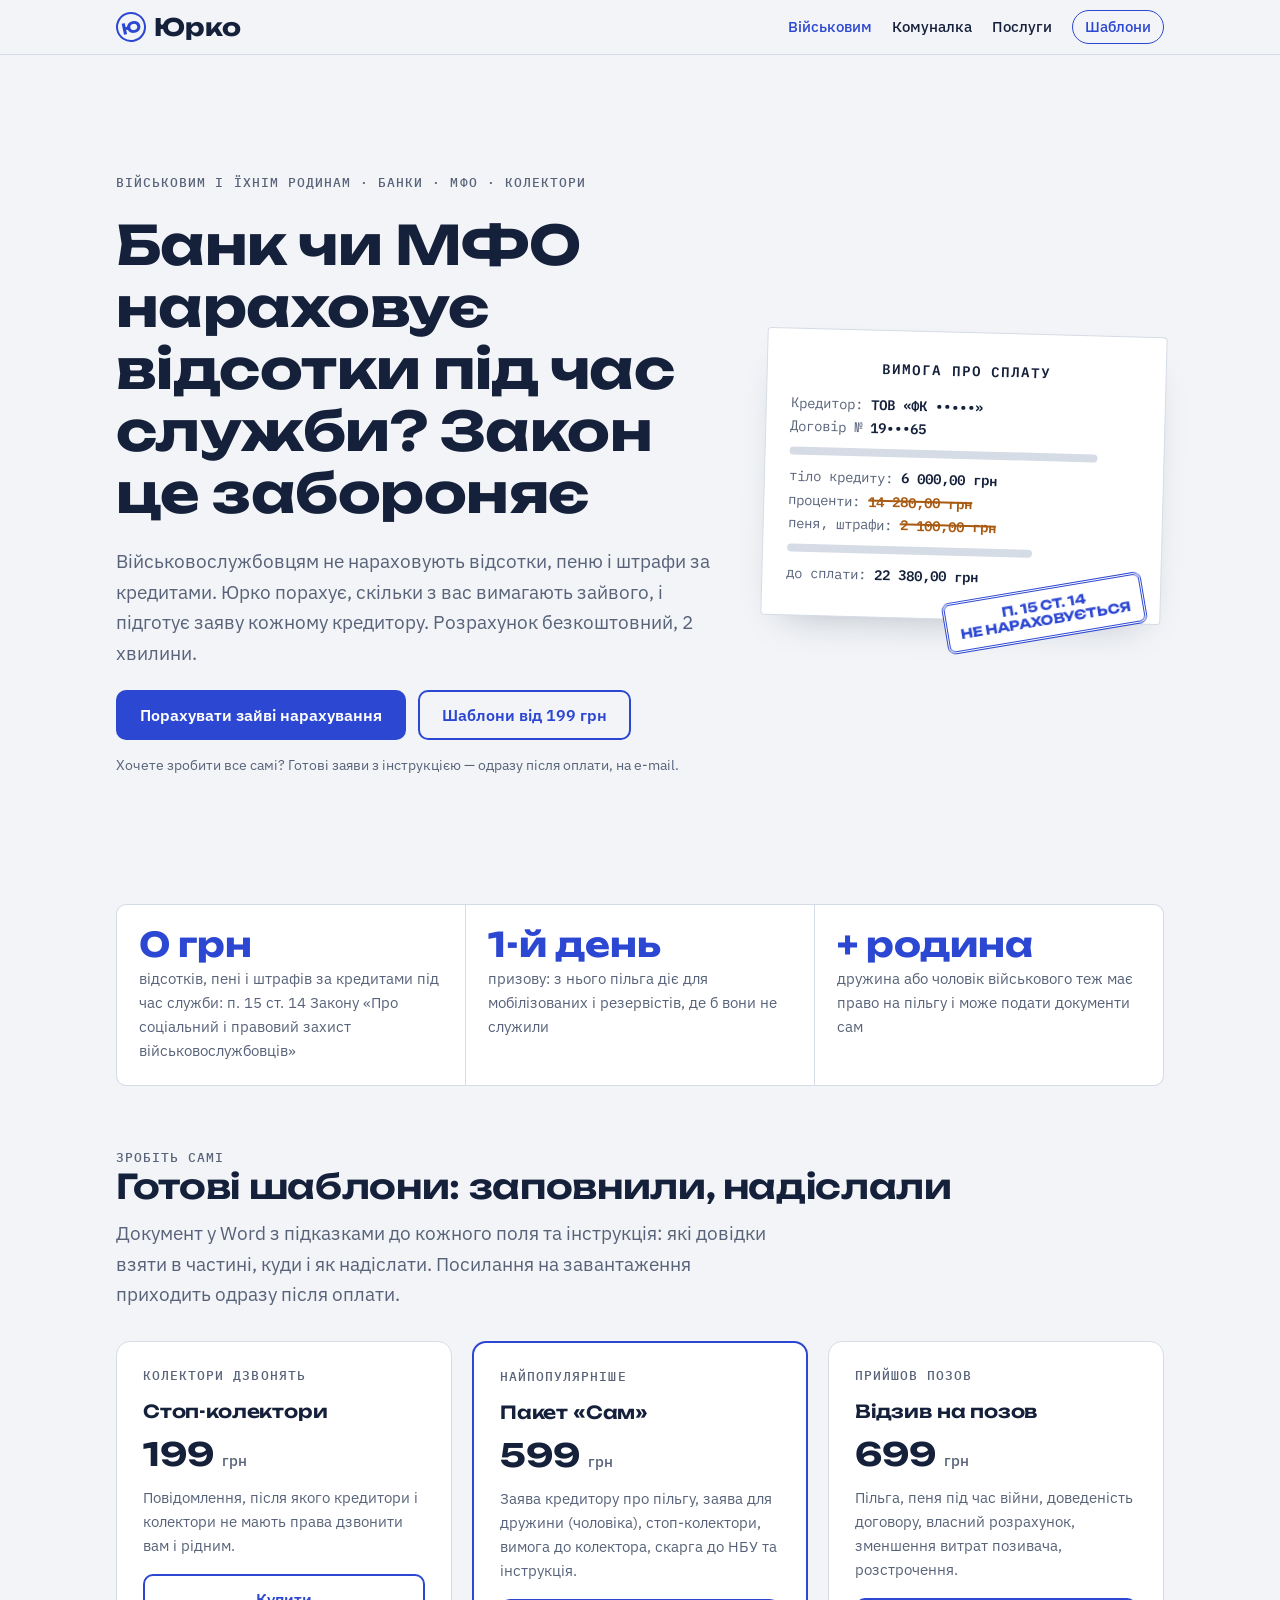
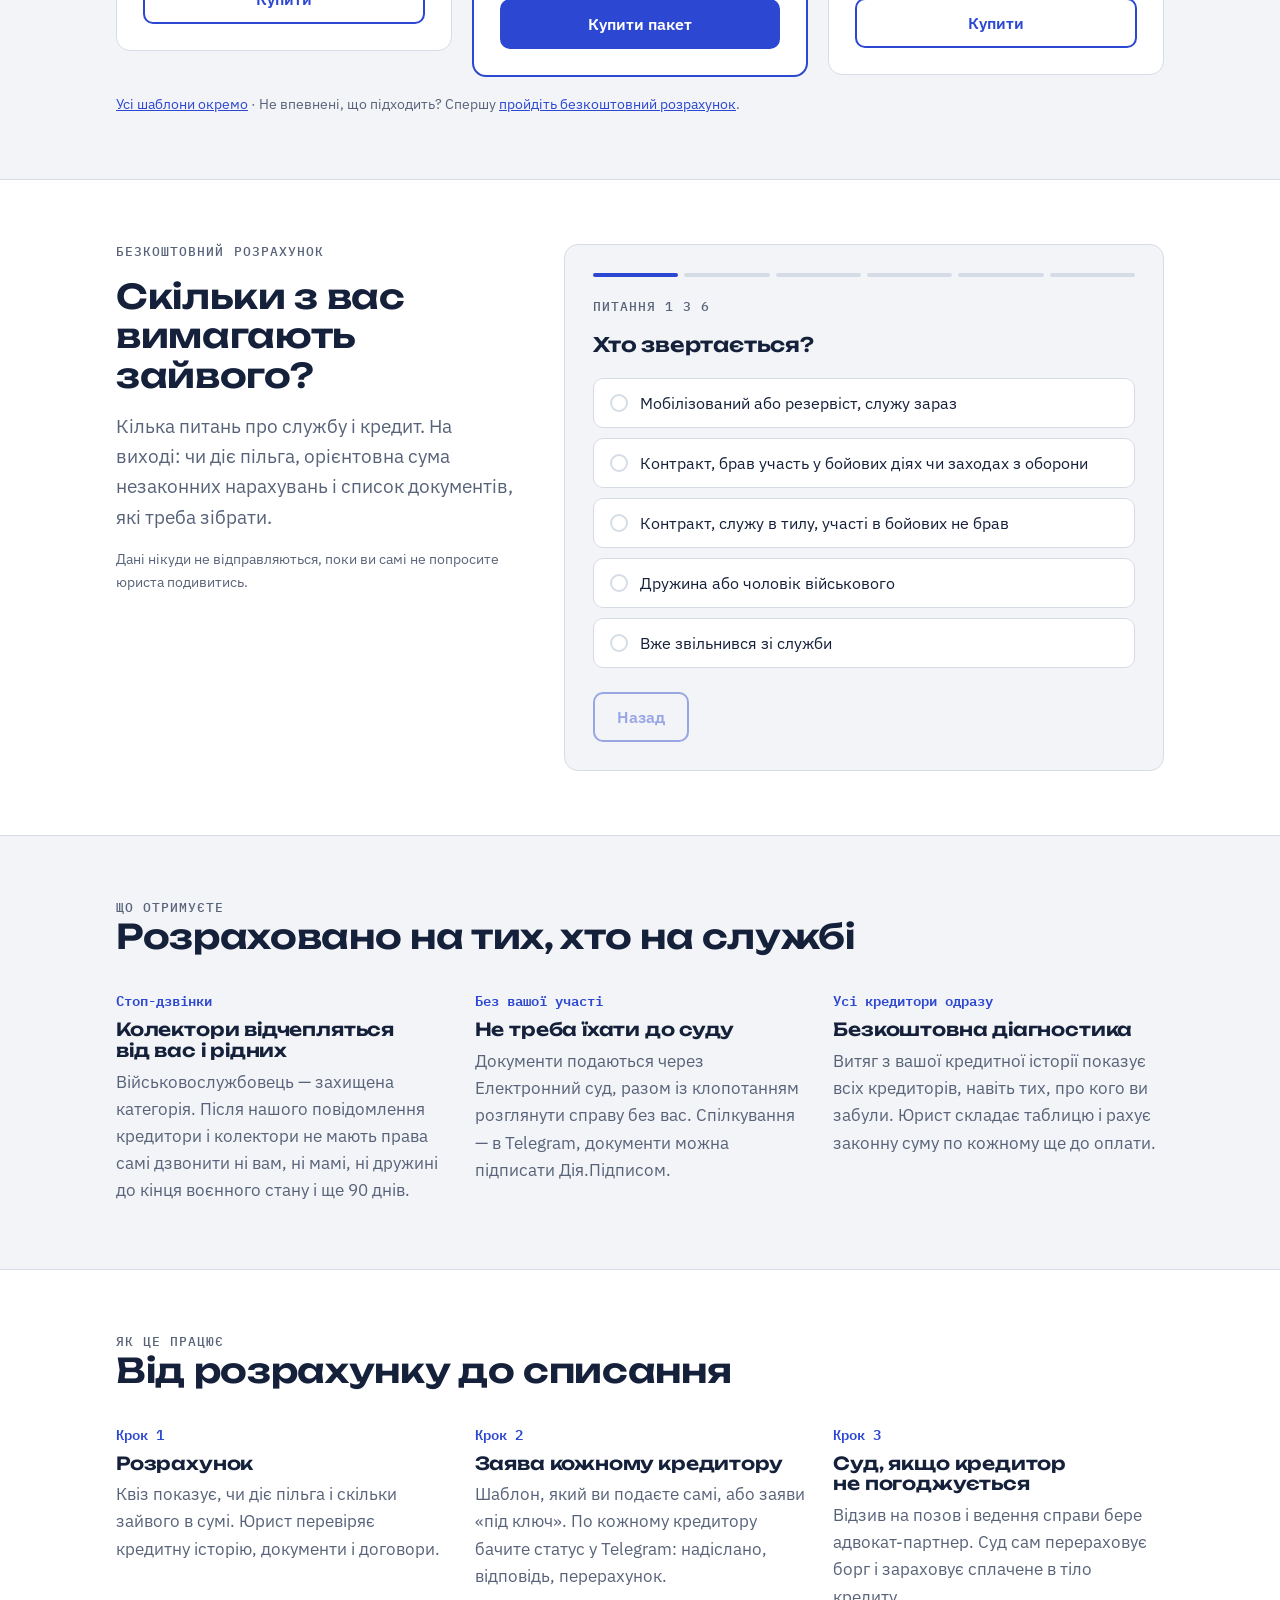
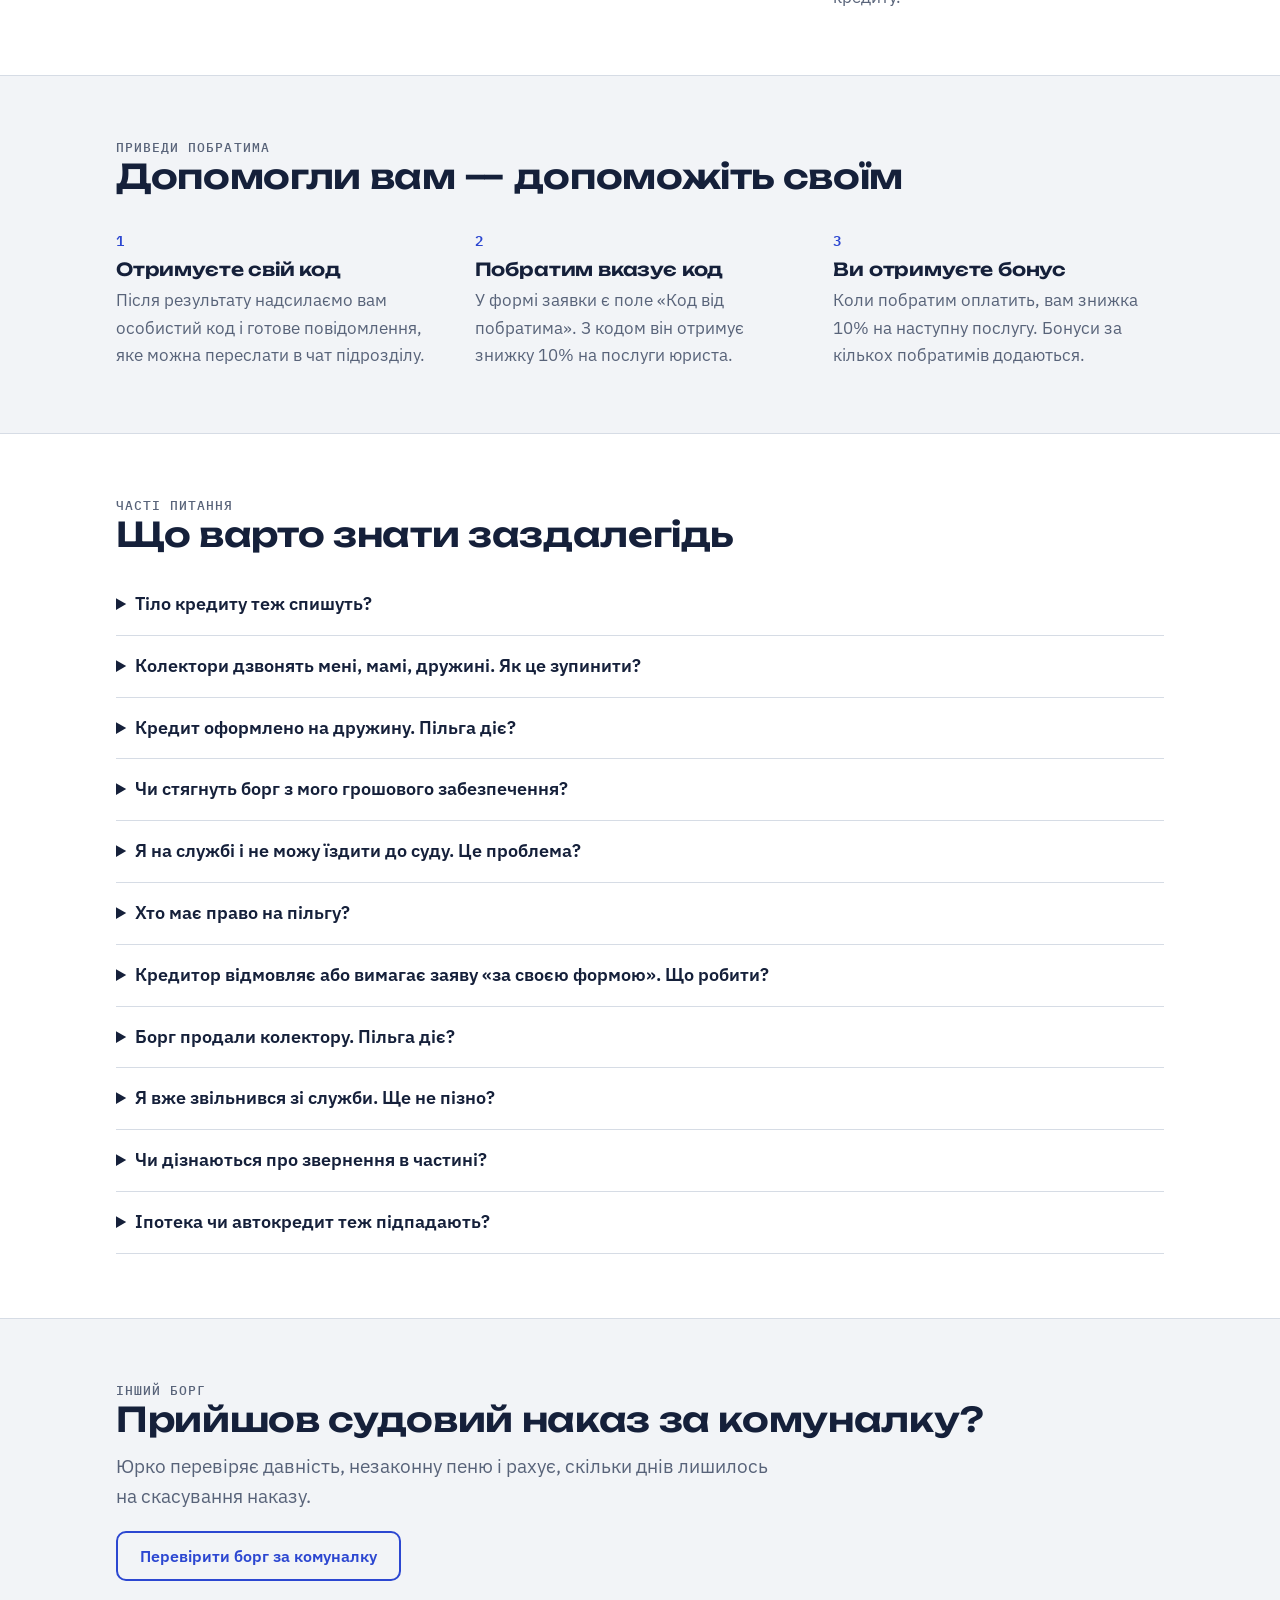
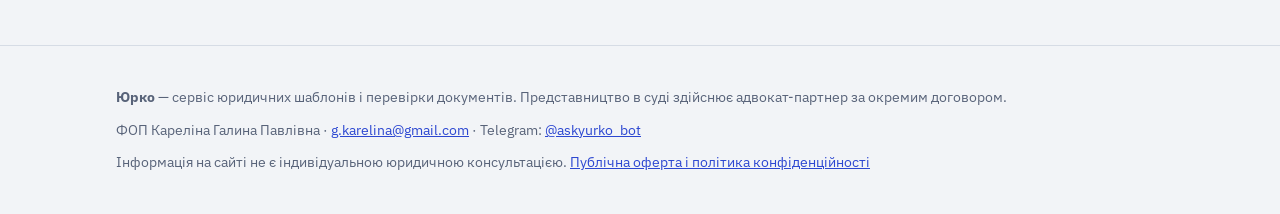
<file: index.html>
<!doctype html>
<html lang="uk">
<head>
<meta charset="utf-8">
<meta name="viewport" content="width=device-width, initial-scale=1, viewport-fit=cover">
<title>Юрко — кредити військовим без відсотків</title>
<meta name="claude:viewport-fit-sides" content="cover">
<meta name="description" content="Військовим під час служби не нараховують відсотки, пеню і штрафи за кредитами. Юрко порахує, скільки з вас вимагають зайвого, і підготує заяви кожному кредитору.">
<meta property="og:title" content="Юрко — кредити військовим без відсотків і пені">
<meta property="og:description" content="Безкоштовний розрахунок: скільки зайвого нарахували банк, МФО чи колектор під час служби.">
<link rel="preconnect" href="https://fonts.googleapis.com">
<link rel="preconnect" href="https://fonts.gstatic.com" crossorigin>
<link rel="stylesheet" href="https://fonts.googleapis.com/css2?family=Unbounded:wght@500;600;700&family=IBM+Plex+Sans:wght@400;500;600&family=IBM+Plex+Mono:wght@400;500;600&display=swap&subset=cyrillic">
<link rel="stylesheet" href="assets/style.css">
<!-- Meta Pixel / Google tag: вставити після створення рекламних акаунтів (див. README) -->
</head>
<body>

<header class="top">
  <div class="wrap">
    <a class="logo" href="index.html"><span>Ю</span>Юрко</a>
    <nav class="nav" aria-label="Головне меню">
      <a href="index.html" aria-current="page">Військовим</a>
      <a href="komunalka.html">Комуналка</a>
      <a href="poslugy.html">Послуги</a>
      <a class="pill" href="magazyn.html">Шаблони</a>
    </nav>
  </div>
</header>

<main>
  <section class="hero">
    <div class="wrap">
      <div class="copy">
        <p class="eyebrow">Військовим і їхнім родинам · банки · МФО · колектори</p>
        <h1>Банк чи МФО нараховує відсотки під час служби? Закон це забороняє</h1>
        <p class="lead">Військовослужбовцям не нараховують відсотки, пеню і штрафи за кредитами. Юрко порахує, скільки з вас вимагають зайвого, і підготує заяву кожному кредитору. Розрахунок безкоштовний, 2 хвилини.</p>
        <div class="actions">
          <a class="btn" href="#perevirka">Порахувати зайві нарахування</a>
          <a class="btn ghost" href="#shablony">Шаблони від 199 грн</a>
        </div>
        <p class="note">Хочете зробити все самі? Готові заяви з інструкцією — одразу після оплати, на e-mail.</p>
      </div>
      <div class="doc" aria-hidden="true">
        <div class="t">ВИМОГА ПРО СПЛАТУ</div>
        <div>Кредитор: <b>ТОВ «ФК •••••»</b></div>
        <div>Договір № <b>19•••65</b></div>
        <div class="ln" style="width:88%"></div>
        <div>тіло кредиту: <b>6 000,00 грн</b></div>
        <div>проценти: <b><s>14 280,00 грн</s></b></div>
        <div>пеня, штрафи: <b><s>2 100,00 грн</s></b></div>
        <div class="ln" style="width:70%"></div>
        <div>до сплати: <b>22 380,00 грн</b></div>
        <div class="stamp">П. 15 СТ. 14<br>НЕ НАРАХОВУЄТЬСЯ</div>
      </div>
    </div>
  </section>

  <section style="padding-top:0">
    <div class="wrap">
      <div class="facts">
        <div><span class="n mono">0&nbsp;грн</span><p>відсотків, пені і штрафів за кредитами під час служби: п.&nbsp;15 ст.&nbsp;14 Закону «Про соціальний і правовий захист військовослужбовців»</p></div>
        <div><span class="n mono">1-й день</span><p>призову: з нього пільга діє для мобілізованих і резервістів, де б вони не служили</p></div>
        <div><span class="n mono">+ родина</span><p>дружина або чоловік військового теж має право на пільгу і може подати документи сам</p></div>
      </div>
    </div>
  </section>

  <section id="shablony" style="padding-top:0">
    <div class="wrap">
      <p class="eyebrow">Зробіть самі</p>
      <h2>Готові шаблони: заповнили, надіслали</h2>
      <p class="lead" style="margin-top:12px">Документ у Word з підказками до кожного поля та інструкція: які довідки взяти в частині, куди і як надіслати. Посилання на завантаження приходить одразу після оплати.</p>
      <div class="plans">
        <div class="plan">
          <p class="eyebrow">Колектори дзвонять</p>
          <h3>Стоп-колектори</h3>
          <div class="price mono">199 <small>грн</small></div>
          <p class="who">Повідомлення, після якого кредитори і колектори не мають права дзвонити вам і рідним.</p>
          <button class="btn ghost" type="button" data-buy="vijsk-stop">Купити</button>
        </div>
        <div class="plan main">
          <p class="eyebrow">Найпопулярніше</p>
          <h3>Пакет «Сам»</h3>
          <div class="price mono">599 <small>грн</small></div>
          <p class="who">Заява кредитору про пільгу, заява для дружини (чоловіка), стоп-колектори, вимога до колектора, скарга до НБУ та інструкція.</p>
          <button class="btn" type="button" data-buy="pack-vijsk">Купити пакет</button>
        </div>
        <div class="plan">
          <p class="eyebrow">Прийшов позов</p>
          <h3>Відзив на позов</h3>
          <div class="price mono">699 <small>грн</small></div>
          <p class="who">Пільга, пеня під час війни, доведеність договору, власний розрахунок, зменшення витрат позивача, розстрочення.</p>
          <button class="btn ghost" type="button" data-buy="vijsk-vidzyv">Купити</button>
        </div>
      </div>
      <p class="note" style="margin-top:16px"><a href="magazyn.html#vijsk">Усі шаблони окремо</a> · Не впевнені, що підходить? Спершу <a href="#perevirka">пройдіть безкоштовний розрахунок</a>.</p>
    </div>
  </section>

  <section class="band" id="perevirka">
    <div class="wrap quiz">
      <div class="intro">
        <p class="eyebrow">Безкоштовний розрахунок</p>
        <h2>Скільки з вас вимагають зайвого?</h2>
        <p class="lead">Кілька питань про службу і кредит. На виході: чи діє пільга, орієнтовна сума незаконних нарахувань і список документів, які треба зібрати.</p>
        <p class="note">Дані нікуди не відправляються, поки ви самі не попросите юриста подивитись.</p>
      </div>
      <div class="panel" id="vquiz" aria-live="polite">
        <noscript>Для розрахунку увімкніть JavaScript або напишіть нам у Telegram: @askyurko_bot.</noscript>
      </div>
    </div>
  </section>

  <section>
    <div class="wrap">
      <p class="eyebrow">Що отримуєте</p>
      <h2>Розраховано на тих, хто на службі</h2>
      <div class="steps">
        <div><span class="k">Стоп-дзвінки</span><h3>Колектори відчепляться від вас і рідних</h3><p>Військовослужбовець — захищена категорія. Після нашого повідомлення кредитори і колектори не мають права самі дзвонити ні вам, ні мамі, ні дружині до кінця воєнного стану і ще 90 днів.</p></div>
        <div><span class="k">Без вашої участі</span><h3>Не треба їхати до суду</h3><p>Документи подаються через Електронний суд, разом із клопотанням розглянути справу без вас. Спілкування — в Telegram, документи можна підписати Дія.Підписом.</p></div>
        <div><span class="k">Усі кредитори одразу</span><h3>Безкоштовна діагностика</h3><p>Витяг з вашої кредитної історії показує всіх кредиторів, навіть тих, про кого ви забули. Юрист складає таблицю і рахує законну суму по кожному ще до оплати.</p></div>
      </div>
    </div>
  </section>

  <section class="band">
    <div class="wrap">
      <p class="eyebrow">Як це працює</p>
      <h2>Від розрахунку до списання</h2>
      <div class="steps">
        <div><span class="k">Крок 1</span><h3>Розрахунок</h3><p>Квіз показує, чи діє пільга і скільки зайвого в сумі. Юрист перевіряє кредитну історію, документи і договори.</p></div>
        <div><span class="k">Крок 2</span><h3>Заява кожному кредитору</h3><p>Шаблон, який ви подаєте самі, або заяви «під ключ». По кожному кредитору бачите статус у Telegram: надіслано, відповідь, перерахунок.</p></div>
        <div><span class="k">Крок 3</span><h3>Суд, якщо кредитор не погоджується</h3><p>Відзив на позов і ведення справи бере адвокат-партнер. Суд сам перераховує борг і зараховує сплачене в тіло кредиту.</p></div>
      </div>
    </div>
  </section>

  <section>
    <div class="wrap">
      <p class="eyebrow">Приведи побратима</p>
      <h2>Допомогли вам — допоможіть своїм</h2>
      <div class="steps">
        <div><span class="k">1</span><h3>Отримуєте свій код</h3><p>Після результату надсилаємо вам особистий код і готове повідомлення, яке можна переслати в чат підрозділу.</p></div>
        <div><span class="k">2</span><h3>Побратим вказує код</h3><p>У формі заявки є поле «Код від побратима». З кодом він отримує знижку 10% на послуги юриста.</p></div>
        <div><span class="k">3</span><h3>Ви отримуєте бонус</h3><p>Коли побратим оплатить, вам знижка 10% на наступну послугу. Бонуси за кількох побратимів додаються.</p></div>
      </div>
    </div>
  </section>

  <section class="band">
    <div class="wrap">
      <p class="eyebrow">Часті питання</p>
      <h2>Що варто знати заздалегідь</h2>
      <div style="margin-top:20px">
        <details><summary>Тіло кредиту теж спишуть?</summary><p>Ні. Пільга стосується відсотків, пені і штрафів. Крім того, пеню і штрафи з 24.02.2022 не стягують з жодного позичальника під час воєнного стану (п. 18 Прикінцевих положень ЦК). Отримані гроші (тіло кредиту) повертати доведеться. Але якщо під час служби ви вже платили і кредитор зараховував ці гроші у відсотки, їх треба зарахувати в погашення тіла. Часто після перерахунку борг виявляється в рази меншим.</p></details>
        <details><summary>Колектори дзвонять мені, мамі, дружині. Як це зупинити?</summary><p>Військовослужбовець належить до захищеної категорії споживачів (п. 6-2 розд. IV Закону «Про споживче кредитування»). Після письмового повідомлення з довідкою від частини кредитори і колектори не мають права за власною ініціативою звʼязуватися ні з вами, ні з вашими близькими до кінця воєнного стану і ще 90 днів. Кредитор зобовʼязаний сам повідомити своїх колекторів. Борг це не списує, але дзвінки мають припинитися.</p></details>
        <details><summary>Кредит оформлено на дружину. Пільга діє?</summary><p>Так, за роз'ясненням Міноборони, пільга поширюється на дружину або чоловіка військового, і вони можуть подати заяву самі. Для цього є окремий шаблон: до нього додається свідоцтво про шлюб і довідки про службу чоловіка.</p></details>
        <details><summary>Чи стягнуть борг з мого грошового забезпечення?</summary><p>Спершу кредитор має отримати рішення суду. На цьому етапі ми зменшуємо суму і просимо суд розстрочити виконання. Для мобілізованих закон передбачає зупинення виконавчого провадження на час служби, але це лише відстрочка: після звільнення стягнення продовжиться. Тому головне — зняти незаконні нарахування ще в суді.</p></details>
        <details><summary>Я на службі і не можу їздити до суду. Це проблема?</summary><p>Так. Відзив і клопотання подаються через Електронний суд, разом із проханням розглянути справу без вас. Адвокат-партнер бере участь у засіданнях, якщо це потрібно.</p></details>
        <details><summary>Хто має право на пільгу?</summary><p>Мобілізовані і резервісти: з дня призову до звільнення. Контрактники: з першого дня участі в бойових діях чи заходах з оборони, якщо така участь була. Дружина або чоловік військового. За роз'ясненням Міноборони, пільга не діє для контрактників, які служили лише в тилу і не брали участі в бойових діях.</p></details>
        <details><summary>Кредитор відмовляє або вимагає заяву «за своєю формою». Що робити?</summary><p>Закон не ставить пільгу в залежність від форми заяви чи змін до договору: Верховний Суд прямо вказав, що достатньо звернення і документів про службу. Відмова — підстава для скарги і для захисту в суді. Тут краще не сперечатися самому, а віддати справу юристу.</p></details>
        <details><summary>Борг продали колектору. Пільга діє?</summary><p>Так. Новий кредитор отримує ті самі права, що мав попередній, і не більше. Якщо первісний кредитор не мав права нараховувати відсотки, колектор теж не має. Варто вимагати документи про відступлення і розрахунок.</p></details>
        <details><summary>Я вже звільнився зі служби. Ще не пізно?</summary><p>Відсотки і пеня, нараховані за період служби, можна оскаржити і зараз. Чи діє пільга після звільнення до кінця особливого періоду, суди вирішують по-різному. Це перевіряє юрист по вашій справі.</p></details>
        <details><summary>Чи дізнаються про звернення в частині?</summary><p>Ні. Ви лише берете в кадровому органі частини стандартні довідки (форма 5, витяг з наказу), а заява йде кредитору, не командуванню.</p></details>
        <details><summary>Іпотека чи автокредит теж підпадають?</summary><p>Для кредитів на житло, авто і деяке енергообладнання є винятки, особливо якщо відсотки вже компенсує держава або інша програма. Тут потрібна перевірка договору.</p></details>
      </div>
    </div>
  </section>

  <section>
    <div class="wrap">
      <p class="eyebrow">Інший борг</p>
      <h2>Прийшов судовий наказ за комуналку?</h2>
      <p class="lead" style="margin-top:12px">Юрко перевіряє давність, незаконну пеню і рахує, скільки днів лишилось на скасування наказу.</p>
      <p style="margin-top:20px"><a class="btn ghost" href="komunalka.html">Перевірити борг за комуналку</a></p>
    </div>
  </section>
</main>

<footer>
  <div class="wrap">
    <p><b>Юрко</b> — сервіс юридичних шаблонів і перевірки документів. Представництво в суді здійснює адвокат-партнер за окремим договором.</p>
    <p>ФОП Кареліна Галина Павлівна · <a href="mailto:g.karelina@gmail.com">g.karelina@gmail.com</a> · Telegram: <a href="https://t.me/askyurko_bot">@askyurko_bot</a></p>
    <p>Інформація на сайті не є індивідуальною юридичною консультацією. <a href="oferta.html">Публічна оферта і політика конфіденційності</a></p>
  </div>
</footer>

<script src="assets/vijsk.js"></script>
<script src="assets/app.js"></script>
</body>
</html>
</file>
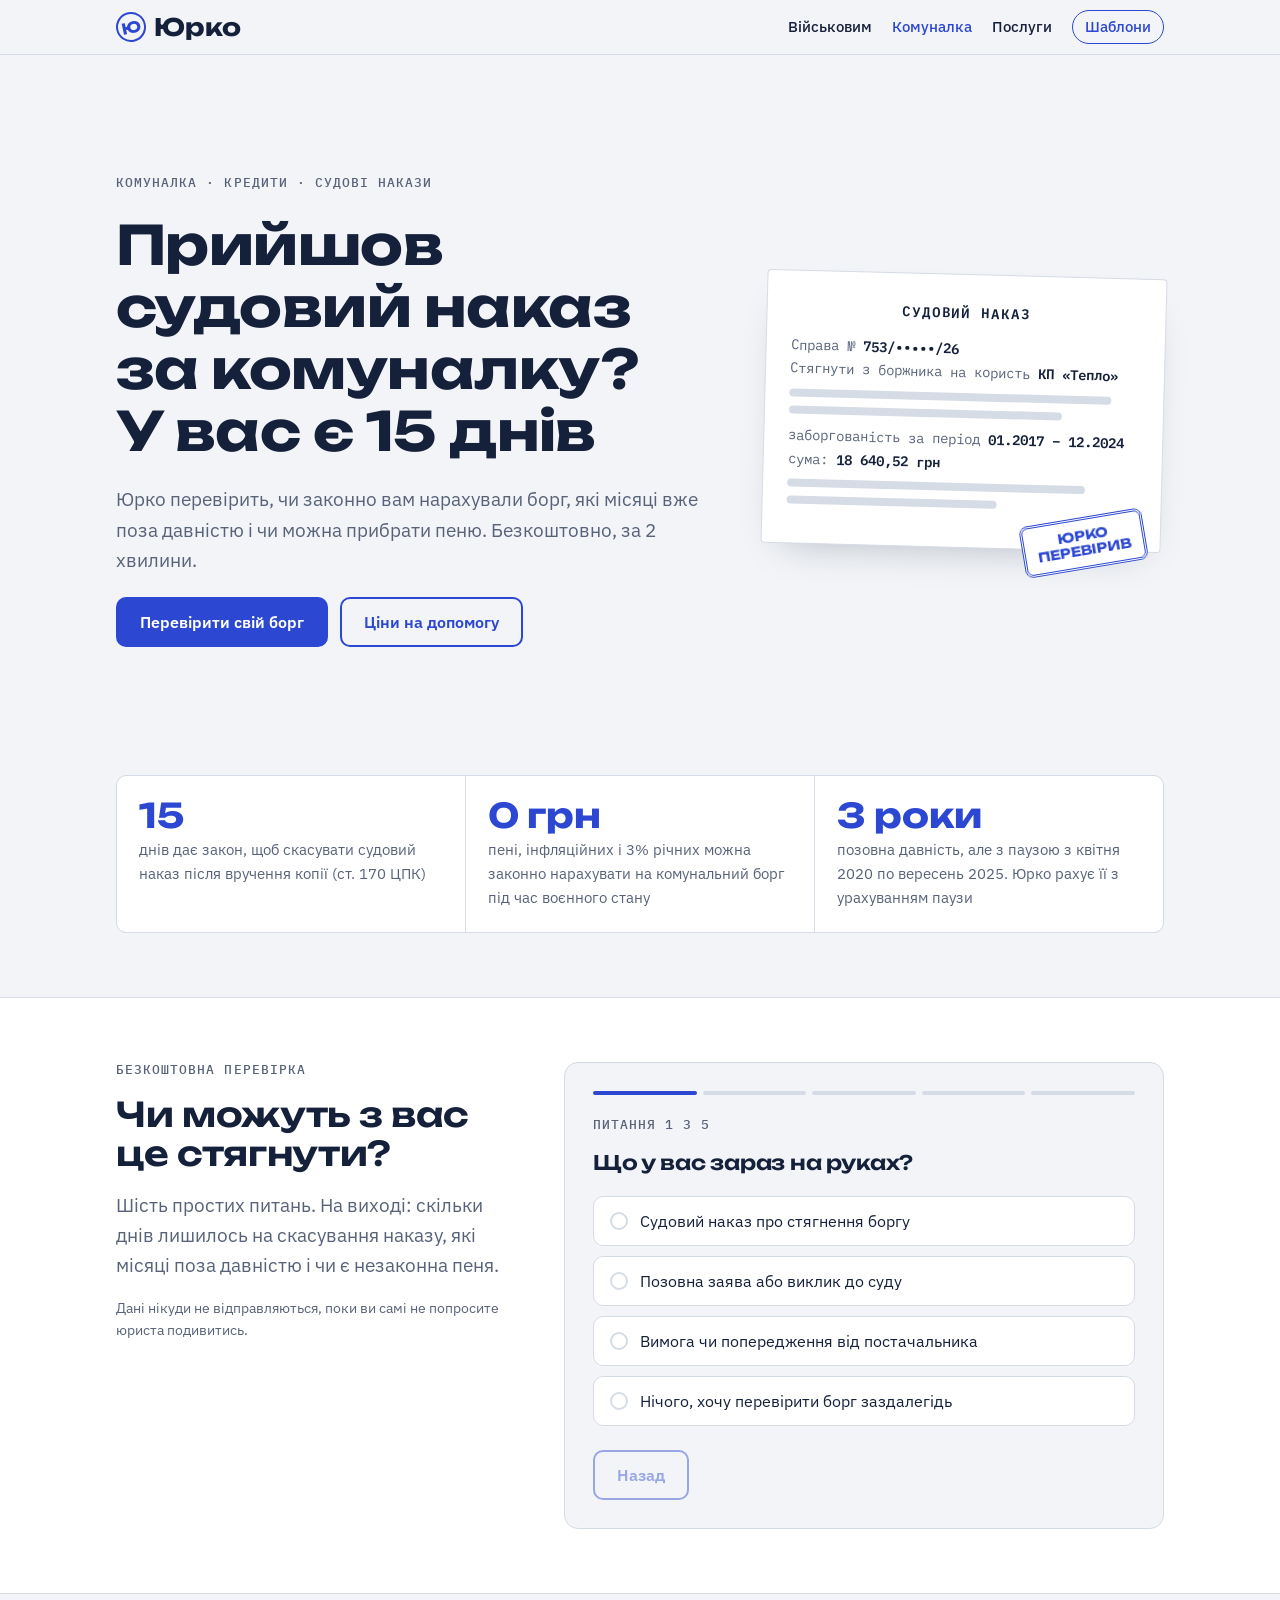
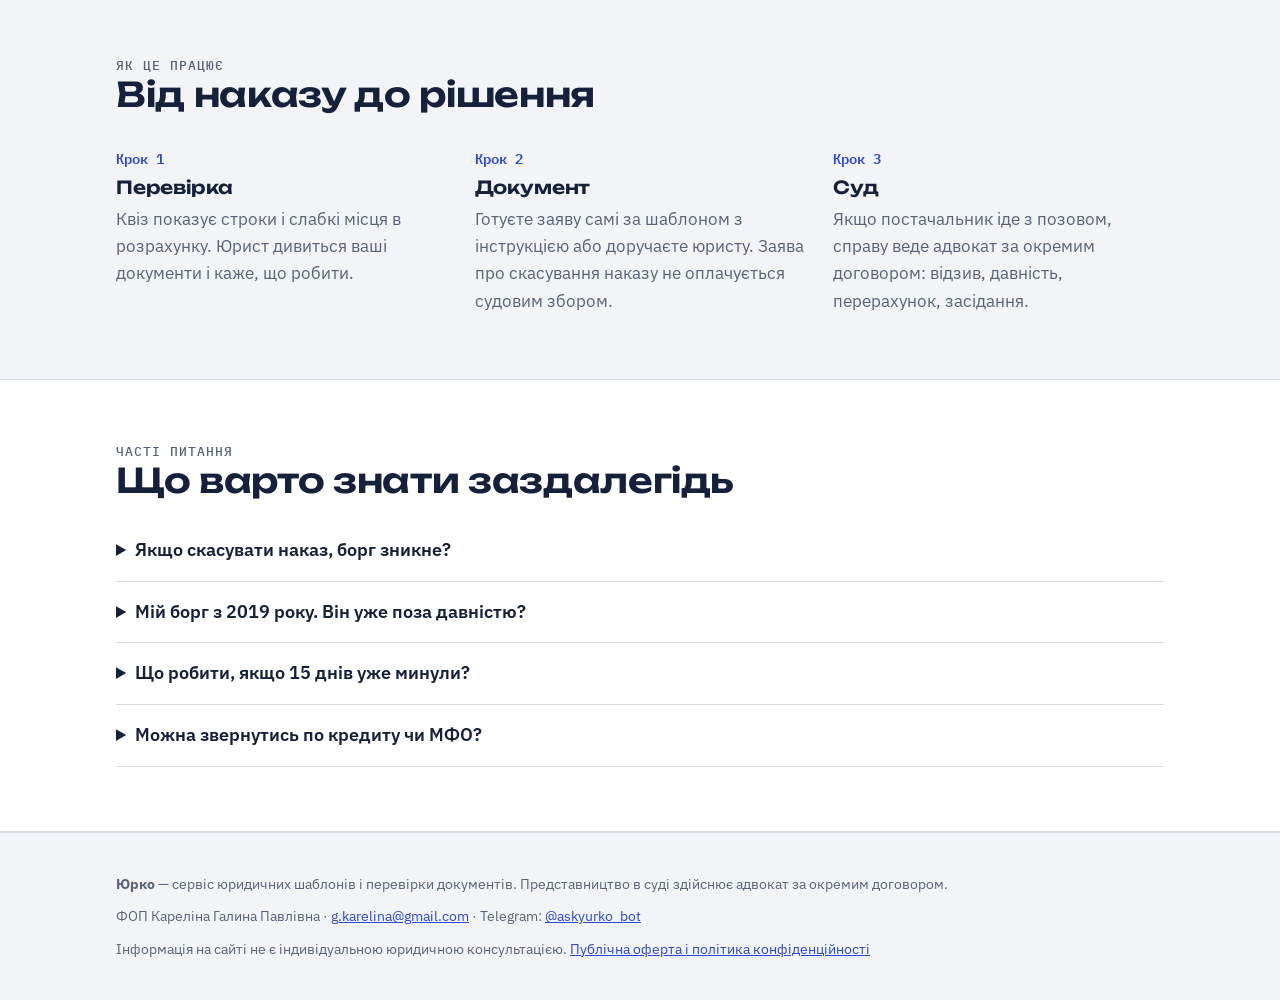
<file: komunalka.html>
<!doctype html>
<html lang="uk">
<head>
<meta charset="utf-8">
<meta name="viewport" content="width=device-width, initial-scale=1, viewport-fit=cover">
<title>Юрко — борг за комуналку</title>
<meta name="claude:viewport-fit-sides" content="cover">
<meta name="description" content="Прийшов судовий наказ за комуналку? Перевірте за 2 хвилини, чи все нараховано законно, і скільки днів лишилось на скасування.">
<meta property="og:title" content="Юрко — перевірка боргу за комуналку">
<meta property="og:description" content="Безкоштовна перевірка: давність, пеня, строк на скасування судового наказу.">
<link rel="preconnect" href="https://fonts.googleapis.com">
<link rel="preconnect" href="https://fonts.gstatic.com" crossorigin>
<link rel="stylesheet" href="https://fonts.googleapis.com/css2?family=Unbounded:wght@500;600;700&family=IBM+Plex+Sans:wght@400;500;600&family=IBM+Plex+Mono:wght@400;500;600&display=swap&subset=cyrillic">
<link rel="stylesheet" href="assets/style.css">
<!-- Meta Pixel / Google tag: вставити після створення рекламних акаунтів (див. README) -->
</head>
<body>

<header class="top">
  <div class="wrap">
    <a class="logo" href="index.html"><span>Ю</span>Юрко</a>
    <nav class="nav" aria-label="Головне меню">
      <a href="index.html">Військовим</a>
      <a href="komunalka.html" aria-current="page">Комуналка</a>
      <a href="poslugy.html">Послуги</a>
      <a class="pill" href="magazyn.html">Шаблони</a>
    </nav>
  </div>
</header>

<main>
  <section class="hero">
    <div class="wrap">
      <div class="copy">
        <p class="eyebrow">Комуналка · кредити · судові накази</p>
        <h1>Прийшов судовий наказ за комуналку? У вас є 15&nbsp;днів</h1>
        <p class="lead">Юрко перевірить, чи законно вам нарахували борг, які місяці вже поза давністю і чи можна прибрати пеню. Безкоштовно, за 2 хвилини.</p>
        <div class="actions">
          <a class="btn" href="#perevirka">Перевірити свій борг</a>
          <a class="btn ghost" href="poslugy.html">Ціни на допомогу</a>
        </div>
      </div>
      <div class="doc" aria-hidden="true">
        <div class="t">СУДОВИЙ НАКАЗ</div>
        <div>Справа № <b>753/•••••/26</b></div>
        <div>Стягнути з боржника на користь <b>КП «Тепло»</b></div>
        <div class="ln" style="width:92%"></div>
        <div class="ln" style="width:78%"></div>
        <div>заборгованість за період <b>01.2017 – 12.2024</b></div>
        <div>сума: <b>18 640,52 грн</b></div>
        <div class="ln" style="width:85%"></div>
        <div class="ln" style="width:60%"></div>
        <div class="stamp">ЮРКО<br>ПЕРЕВІРИВ</div>
      </div>
    </div>
  </section>

  <section style="padding-top:0">
    <div class="wrap">
      <div class="facts">
        <div><span class="n mono">15</span><p>днів дає закон, щоб скасувати судовий наказ після вручення копії (ст. 170 ЦПК)</p></div>
        <div><span class="n mono">0&nbsp;грн</span><p>пені, інфляційних і 3% річних можна законно нарахувати на комунальний борг під час воєнного стану</p></div>
        <div><span class="n mono">3&nbsp;роки</span><p>позовна давність, але з паузою з квітня 2020 по вересень 2025. Юрко рахує її з урахуванням паузи</p></div>
      </div>
    </div>
  </section>

  <section class="band" id="perevirka">
    <div class="wrap quiz">
      <div class="intro">
        <p class="eyebrow">Безкоштовна перевірка</p>
        <h2>Чи можуть з вас це стягнути?</h2>
        <p class="lead">Шість простих питань. На виході: скільки днів лишилось на скасування наказу, які місяці поза давністю і чи є незаконна пеня.</p>
        <p class="note">Дані нікуди не відправляються, поки ви самі не попросите юриста подивитись.</p>
      </div>
      <div class="panel" id="quiz" aria-live="polite">
        <noscript>Для перевірки увімкніть JavaScript або напишіть нам у Telegram.</noscript>
      </div>
    </div>
  </section>

  <section>
    <div class="wrap">
      <p class="eyebrow">Як це працює</p>
      <h2>Від наказу до рішення</h2>
      <div class="steps">
        <div><span class="k">Крок 1</span><h3>Перевірка</h3><p>Квіз показує строки і слабкі місця в розрахунку. Юрист дивиться ваші документи і каже, що робити.</p></div>
        <div><span class="k">Крок 2</span><h3>Документ</h3><p>Готуєте заяву самі за шаблоном з інструкцією або доручаєте юристу. Заява про скасування наказу не оплачується судовим збором.</p></div>
        <div><span class="k">Крок 3</span><h3>Суд</h3><p>Якщо постачальник іде з позовом, справу веде адвокат за окремим договором: відзив, давність, перерахунок, засідання.</p></div>
      </div>
    </div>
  </section>

  <section class="band">
    <div class="wrap">
      <p class="eyebrow">Часті питання</p>
      <h2>Що варто знати заздалегідь</h2>
      <div style="margin-top:20px">
        <details><summary>Якщо скасувати наказ, борг зникне?</summary><p>Ні. Скасування наказу означає, що постачальник має подати звичайний позов, і суд розгляне справу з вашою участю. Там можна заявити про давність, оскаржити розрахунок і прибрати пеню. Якщо борг реальний і в межах давності, сплатити доведеться саме його.</p></details>
        <details><summary>Мій борг з 2019 року. Він уже поза давністю?</summary><p>Найімовірніше, ні. З 2 квітня 2020 по 3 вересня 2025 року давність не спливала, а з 4 вересня 2025 продовжилась з того місця, де зупинилась. Через це зараз поза давністю лише борги приблизно до весни 2018 року. Квіз рахує це для кожного місяця.</p></details>
        <details><summary>Що робити, якщо 15 днів уже минули?</summary><p>Подати заяву про скасування наказу разом з клопотанням про поновлення строку і пояснити поважну причину: не отримували лист, лікування, служба, виїзд. Тут краще порадитись з юристом.</p></details>
        <details><summary>Можна звернутись по кредиту чи МФО?</summary><p>Так. Ми працюємо і з кредитними боргами: перевірка нарахувань, відзиви на позови банків і фінкомпаній. Напишіть у формі після квізу.</p></details>
      </div>
    </div>
  </section>
</main>

<footer>
  <div class="wrap">
    <p><b>Юрко</b> — сервіс юридичних шаблонів і перевірки документів. Представництво в суді здійснює адвокат за окремим договором.</p>
    <p>ФОП Кареліна Галина Павлівна · <a href="mailto:g.karelina@gmail.com">g.karelina@gmail.com</a> · Telegram: <a href="https://t.me/askyurko_bot">@askyurko_bot</a></p>
    <p>Інформація на сайті не є індивідуальною юридичною консультацією. <a href="oferta.html">Публічна оферта і політика конфіденційності</a></p>
  </div>
</footer>

<script src="assets/davnist.js"></script>
<script src="assets/app.js"></script>
</body>
</html>
</file>
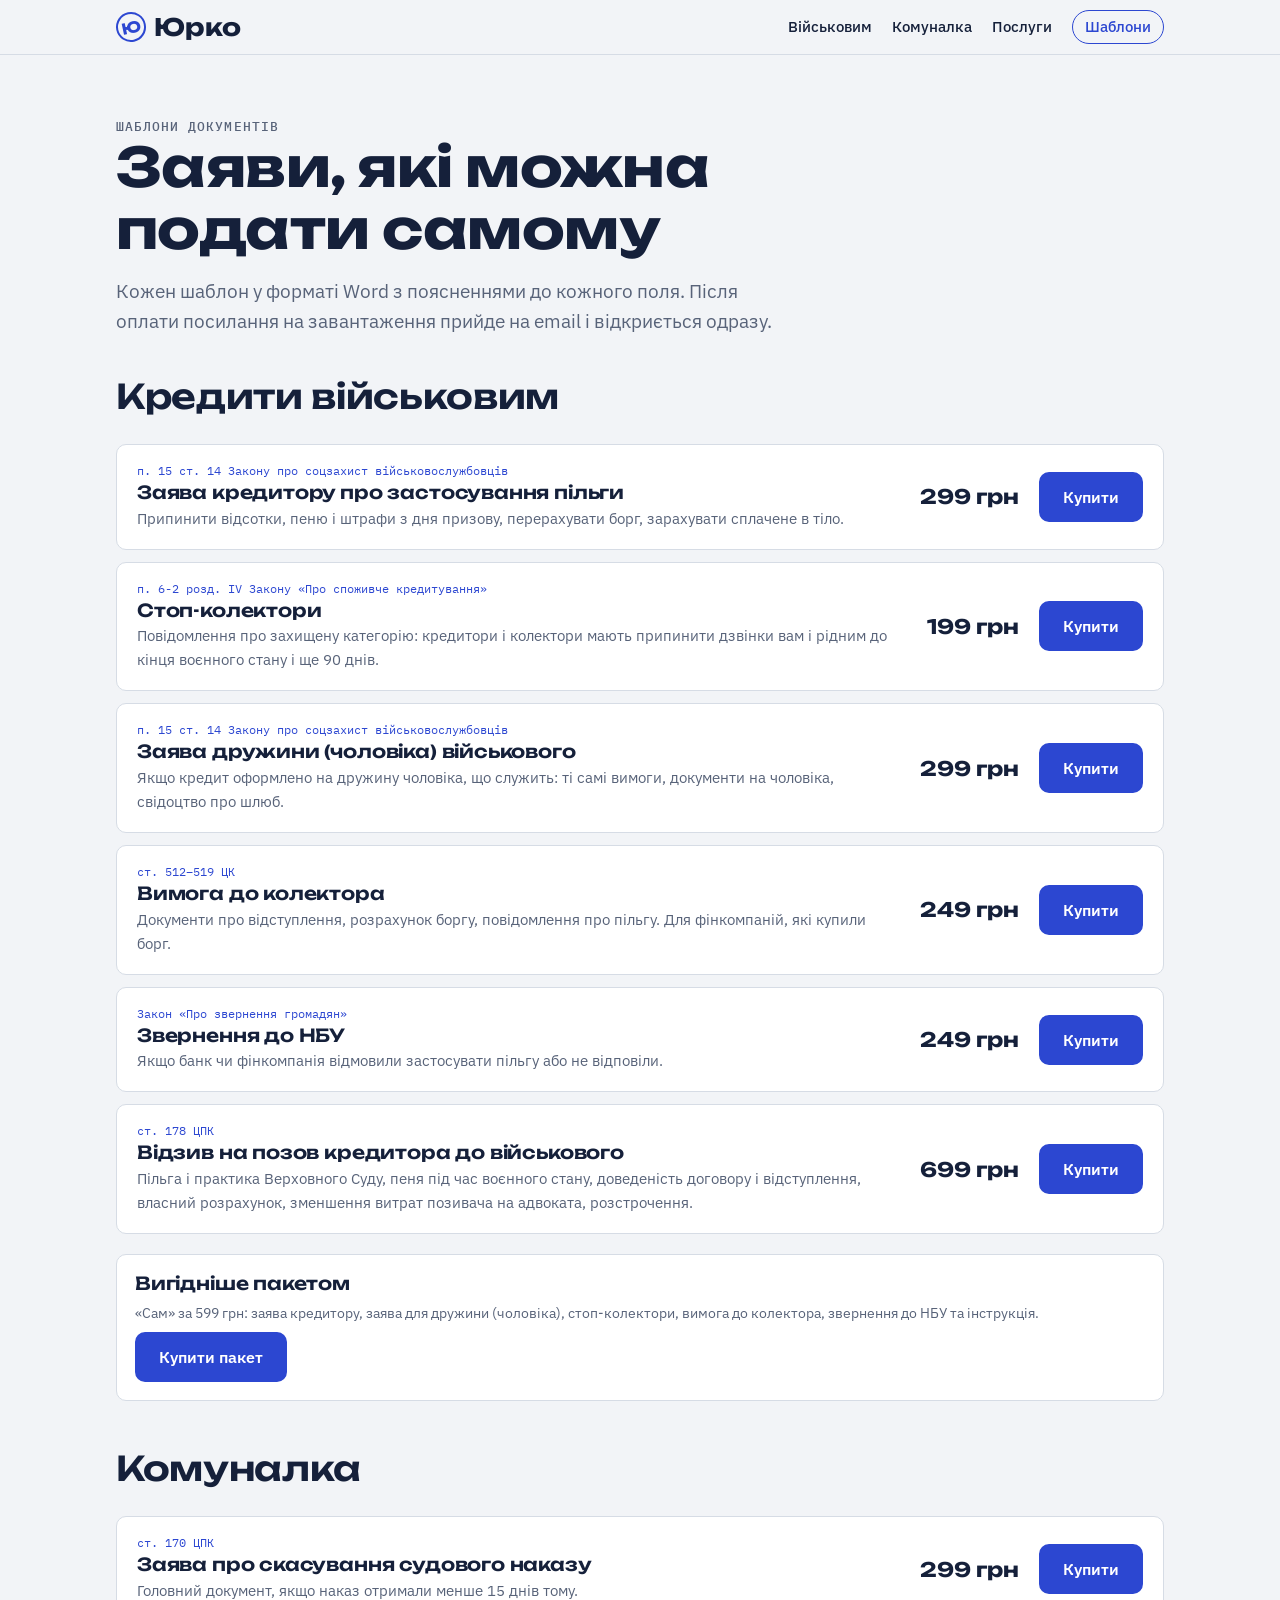
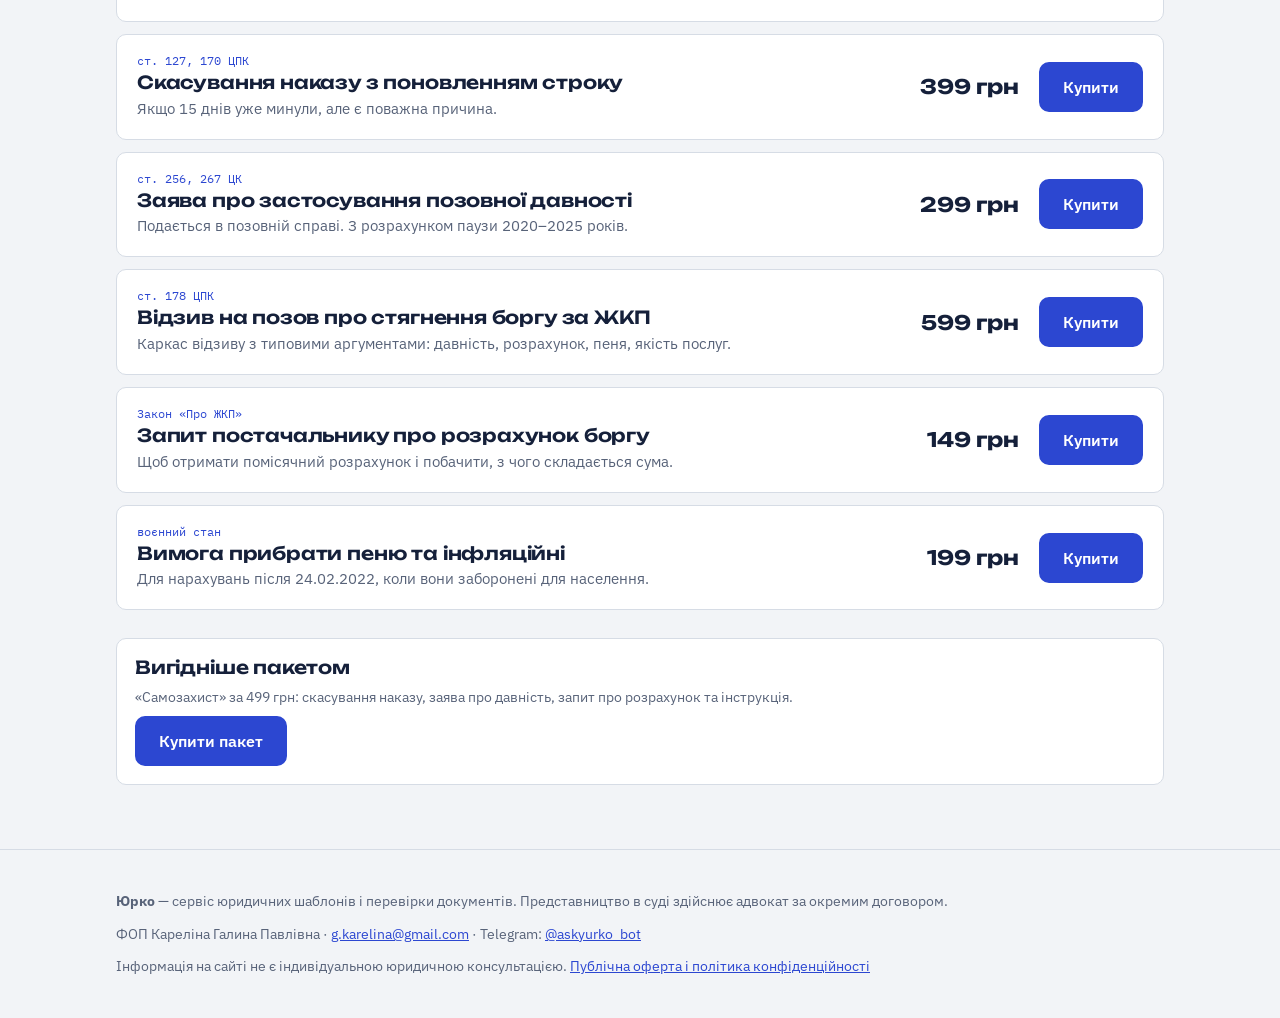
<file: magazyn.html>
<!doctype html>
<html lang="uk">
<head>
<meta charset="utf-8">
<meta name="viewport" content="width=device-width, initial-scale=1, viewport-fit=cover">
<title>Шаблони Юрка</title>
<meta name="claude:viewport-fit-sides" content="cover">
<meta name="description" content="Готові заяви для захисту від стягнення боргу за комуналку з інструкціями.">
<link rel="preconnect" href="https://fonts.googleapis.com">
<link rel="preconnect" href="https://fonts.gstatic.com" crossorigin>
<link rel="stylesheet" href="https://fonts.googleapis.com/css2?family=Unbounded:wght@500;600;700&family=IBM+Plex+Sans:wght@400;500;600&family=IBM+Plex+Mono:wght@400;500;600&display=swap&subset=cyrillic">
<link rel="stylesheet" href="assets/style.css">
</head>
<body>

<header class="top">
  <div class="wrap">
    <a class="logo" href="index.html"><span>Ю</span>Юрко</a>
    <nav class="nav" aria-label="Головне меню">
      <a href="index.html">Військовим</a>
      <a href="komunalka.html">Комуналка</a>
      <a href="poslugy.html">Послуги</a>
      <a class="pill" href="magazyn.html" aria-current="page">Шаблони</a>
    </nav>
  </div>
</header>

<main>
  <section>
    <div class="wrap">
      <p class="eyebrow">Шаблони документів</p>
      <h1>Заяви, які можна подати самому</h1>
      <p class="lead" style="margin-top:16px">Кожен шаблон у форматі Word з поясненнями до кожного поля. Після оплати посилання на завантаження прийде на email і відкриється одразу.</p>

      <h2 id="vijsk" style="margin-top:40px">Кредити військовим</h2>
      <div class="shop">
        <div class="item">
          <div><span class="law">п. 15 ст. 14 Закону про соцзахист військовослужбовців</span><h3>Заява кредитору про застосування пільги</h3><p>Припинити відсотки, пеню і штрафи з дня призову, перерахувати борг, зарахувати сплачене в тіло.</p></div>
          <span class="pr mono">299 грн</span>
          <button class="btn" type="button" data-buy="vijsk-zayava">Купити</button>
        </div>
        <div class="item">
          <div><span class="law">п. 6-2 розд. IV Закону «Про споживче кредитування»</span><h3>Стоп-колектори</h3><p>Повідомлення про захищену категорію: кредитори і колектори мають припинити дзвінки вам і рідним до кінця воєнного стану і ще 90 днів.</p></div>
          <span class="pr mono">199 грн</span>
          <button class="btn" type="button" data-buy="vijsk-stop">Купити</button>
        </div>
        <div class="item">
          <div><span class="law">п. 15 ст. 14 Закону про соцзахист військовослужбовців</span><h3>Заява дружини (чоловіка) військового</h3><p>Якщо кредит оформлено на дружину чоловіка, що служить: ті самі вимоги, документи на чоловіка, свідоцтво про шлюб.</p></div>
          <span class="pr mono">299 грн</span>
          <button class="btn" type="button" data-buy="vijsk-druzhyna">Купити</button>
        </div>
        <div class="item">
          <div><span class="law">ст. 512–519 ЦК</span><h3>Вимога до колектора</h3><p>Документи про відступлення, розрахунок боргу, повідомлення про пільгу. Для фінкомпаній, які купили борг.</p></div>
          <span class="pr mono">249 грн</span>
          <button class="btn" type="button" data-buy="vijsk-kolektor">Купити</button>
        </div>
        <div class="item">
          <div><span class="law">Закон «Про звернення громадян»</span><h3>Звернення до НБУ</h3><p>Якщо банк чи фінкомпанія відмовили застосувати пільгу або не відповіли.</p></div>
          <span class="pr mono">249 грн</span>
          <button class="btn" type="button" data-buy="vijsk-nbu">Купити</button>
        </div>
        <div class="item">
          <div><span class="law">ст. 178 ЦПК</span><h3>Відзив на позов кредитора до військового</h3><p>Пільга і практика Верховного Суду, пеня під час воєнного стану, доведеність договору і відступлення, власний розрахунок, зменшення витрат позивача на адвоката, розстрочення.</p></div>
          <span class="pr mono">699 грн</span>
          <button class="btn" type="button" data-buy="vijsk-vidzyv">Купити</button>
        </div>
      </div>
      <div class="card" style="margin-top:20px">
        <h3>Вигідніше пакетом</h3>
        <p class="note">«Сам» за 599 грн: заява кредитору, заява для дружини (чоловіка), стоп-колектори, вимога до колектора, звернення до НБУ та інструкція.</p>
        <p><button class="btn" type="button" data-buy="pack-vijsk">Купити пакет</button></p>
      </div>

      <h2 id="komunalka" style="margin-top:48px">Комуналка</h2>
      <div class="shop">
        <div class="item">
          <div><span class="law">ст. 170 ЦПК</span><h3>Заява про скасування судового наказу</h3><p>Головний документ, якщо наказ отримали менше 15 днів тому.</p></div>
          <span class="pr mono">299 грн</span>
          <button class="btn" type="button" data-buy="nakaz">Купити</button>
        </div>
        <div class="item">
          <div><span class="law">ст. 127, 170 ЦПК</span><h3>Скасування наказу з поновленням строку</h3><p>Якщо 15 днів уже минули, але є поважна причина.</p></div>
          <span class="pr mono">399 грн</span>
          <button class="btn" type="button" data-buy="ponovlennya">Купити</button>
        </div>
        <div class="item">
          <div><span class="law">ст. 256, 267 ЦК</span><h3>Заява про застосування позовної давності</h3><p>Подається в позовній справі. З розрахунком паузи 2020–2025 років.</p></div>
          <span class="pr mono">299 грн</span>
          <button class="btn" type="button" data-buy="davnist">Купити</button>
        </div>
        <div class="item">
          <div><span class="law">ст. 178 ЦПК</span><h3>Відзив на позов про стягнення боргу за ЖКП</h3><p>Каркас відзиву з типовими аргументами: давність, розрахунок, пеня, якість послуг.</p></div>
          <span class="pr mono">599 грн</span>
          <button class="btn" type="button" data-buy="vidzyv">Купити</button>
        </div>
        <div class="item">
          <div><span class="law">Закон «Про ЖКП»</span><h3>Запит постачальнику про розрахунок боргу</h3><p>Щоб отримати помісячний розрахунок і побачити, з чого складається сума.</p></div>
          <span class="pr mono">149 грн</span>
          <button class="btn" type="button" data-buy="zapyt">Купити</button>
        </div>
        <div class="item">
          <div><span class="law">воєнний стан</span><h3>Вимога прибрати пеню та інфляційні</h3><p>Для нарахувань після 24.02.2022, коли вони заборонені для населення.</p></div>
          <span class="pr mono">199 грн</span>
          <button class="btn" type="button" data-buy="penya">Купити</button>
        </div>
      </div>

      <div class="card" style="margin-top:28px">
        <h3>Вигідніше пакетом</h3>
        <p class="note">«Самозахист» за 499 грн: скасування наказу, заява про давність, запит про розрахунок та інструкція.</p>
        <p><button class="btn" type="button" data-buy="pack-samozahyst">Купити пакет</button></p>
      </div>
    </div>
  </section>
</main>

<footer>
  <div class="wrap">
    <p><b>Юрко</b> — сервіс юридичних шаблонів і перевірки документів. Представництво в суді здійснює адвокат за окремим договором.</p>
    <p>ФОП Кареліна Галина Павлівна · <a href="mailto:g.karelina@gmail.com">g.karelina@gmail.com</a> · Telegram: <a href="https://t.me/askyurko_bot">@askyurko_bot</a></p>
    <p>Інформація на сайті не є індивідуальною юридичною консультацією. <a href="oferta.html">Публічна оферта і політика конфіденційності</a></p>
  </div>
</footer>

<script src="assets/app.js"></script>
</body>
</html>
</file>
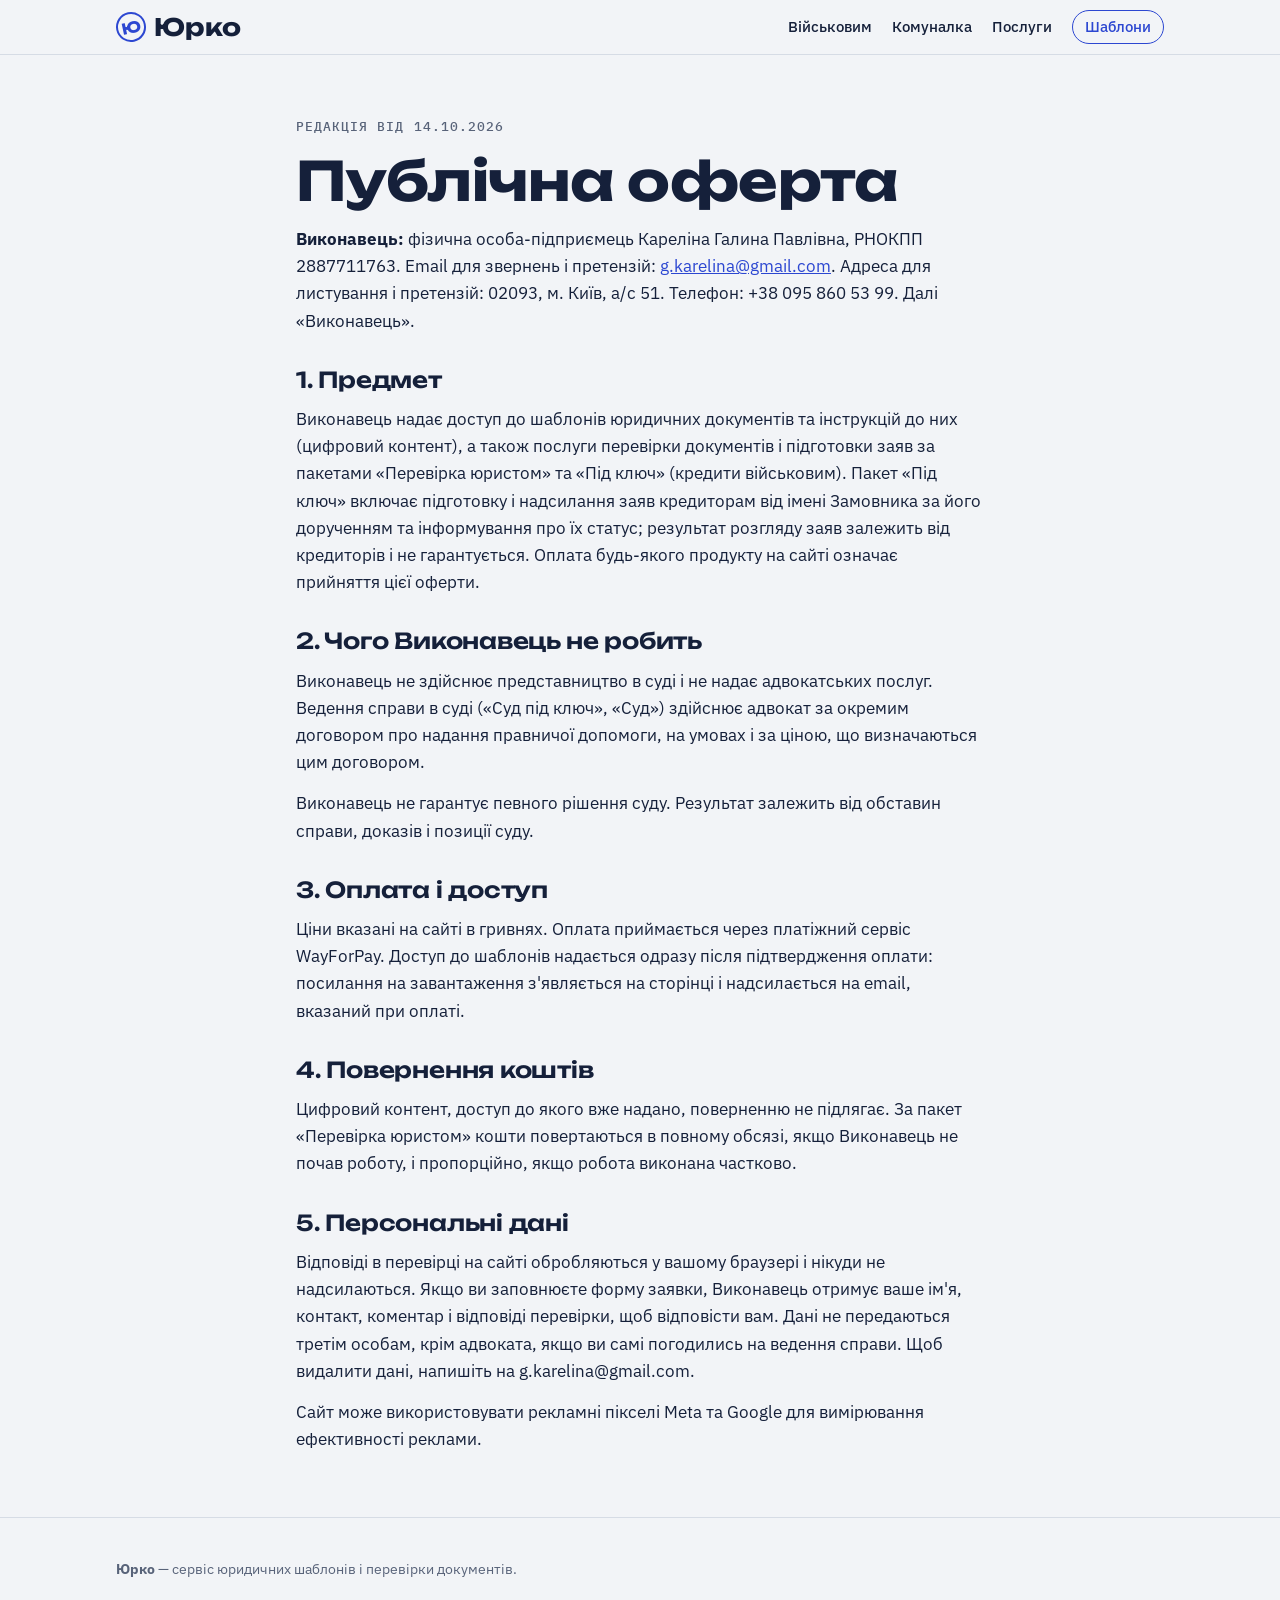
<file: oferta.html>
<!doctype html>
<html lang="uk">
<head>
<meta charset="utf-8">
<meta name="viewport" content="width=device-width, initial-scale=1, viewport-fit=cover">
<title>Оферта Юрка</title>
<meta name="claude:viewport-fit-sides" content="cover">
<meta name="robots" content="noindex">
<link rel="preconnect" href="https://fonts.googleapis.com">
<link rel="preconnect" href="https://fonts.gstatic.com" crossorigin>
<link rel="stylesheet" href="https://fonts.googleapis.com/css2?family=Unbounded:wght@500;600;700&family=IBM+Plex+Sans:wght@400;500;600&family=IBM+Plex+Mono:wght@400;500;600&display=swap&subset=cyrillic">
<link rel="stylesheet" href="assets/style.css">
</head>
<body>

<header class="top">
  <div class="wrap">
    <a class="logo" href="index.html"><span>Ю</span>Юрко</a>
    <nav class="nav" aria-label="Головне меню">
      <a href="index.html">Військовим</a>
      <a href="komunalka.html">Комуналка</a>
      <a href="poslugy.html">Послуги</a>
      <a class="pill" href="magazyn.html">Шаблони</a>
    </nav>
  </div>
</header>

<main>
  <section>
    <div class="wrap prose">
      <p class="eyebrow">Редакція від 14.10.2026</p>
      <h1>Публічна оферта</h1>
      <p><b>Виконавець:</b> фізична особа-підприємець Кареліна Галина Павлівна, РНОКПП 2887711763. Email для звернень і претензій: <a href="mailto:g.karelina@gmail.com">g.karelina@gmail.com</a>. Адреса для листування і претензій: 02093, м. Київ, а/с 51. Телефон: +38 095 860 53 99. Далі «Виконавець».</p>

      <h2>1. Предмет</h2>
      <p>Виконавець надає доступ до шаблонів юридичних документів та інструкцій до них (цифровий контент), а також послуги перевірки документів і підготовки заяв за пакетами «Перевірка юристом» та «Під ключ» (кредити військовим). Пакет «Під ключ» включає підготовку і надсилання заяв кредиторам від імені Замовника за його дорученням та інформування про їх статус; результат розгляду заяв залежить від кредиторів і не гарантується. Оплата будь-якого продукту на сайті означає прийняття цієї оферти.</p>

      <h2>2. Чого Виконавець не робить</h2>
      <p>Виконавець не здійснює представництво в суді і не надає адвокатських послуг. Ведення справи в суді («Суд під ключ», «Суд») здійснює адвокат за окремим договором про надання правничої допомоги, на умовах і за ціною, що визначаються цим договором.</p>
      <p>Виконавець не гарантує певного рішення суду. Результат залежить від обставин справи, доказів і позиції суду.</p>

      <h2>3. Оплата і доступ</h2>
      <p>Ціни вказані на сайті в гривнях. Оплата приймається через платіжний сервіс WayForPay. Доступ до шаблонів надається одразу після підтвердження оплати: посилання на завантаження з'являється на сторінці і надсилається на email, вказаний при оплаті.</p>

      <h2>4. Повернення коштів</h2>
      <p>Цифровий контент, доступ до якого вже надано, поверненню не підлягає. За пакет «Перевірка юристом» кошти повертаються в повному обсязі, якщо Виконавець не почав роботу, і пропорційно, якщо робота виконана частково.</p>

      <h2 id="privacy">5. Персональні дані</h2>
      <p>Відповіді в перевірці на сайті обробляються у вашому браузері і нікуди не надсилаються. Якщо ви заповнюєте форму заявки, Виконавець отримує ваше ім'я, контакт, коментар і відповіді перевірки, щоб відповісти вам. Дані не передаються третім особам, крім адвоката, якщо ви самі погодились на ведення справи. Щоб видалити дані, напишіть на g.karelina@gmail.com.</p>
      <p>Сайт може використовувати рекламні пікселі Meta та Google для вимірювання ефективності реклами.</p>
    </div>
  </section>
</main>

<footer>
  <div class="wrap">
    <p><b>Юрко</b> — сервіс юридичних шаблонів і перевірки документів.</p>
  </div>
</footer>
</body>
</html>
</file>
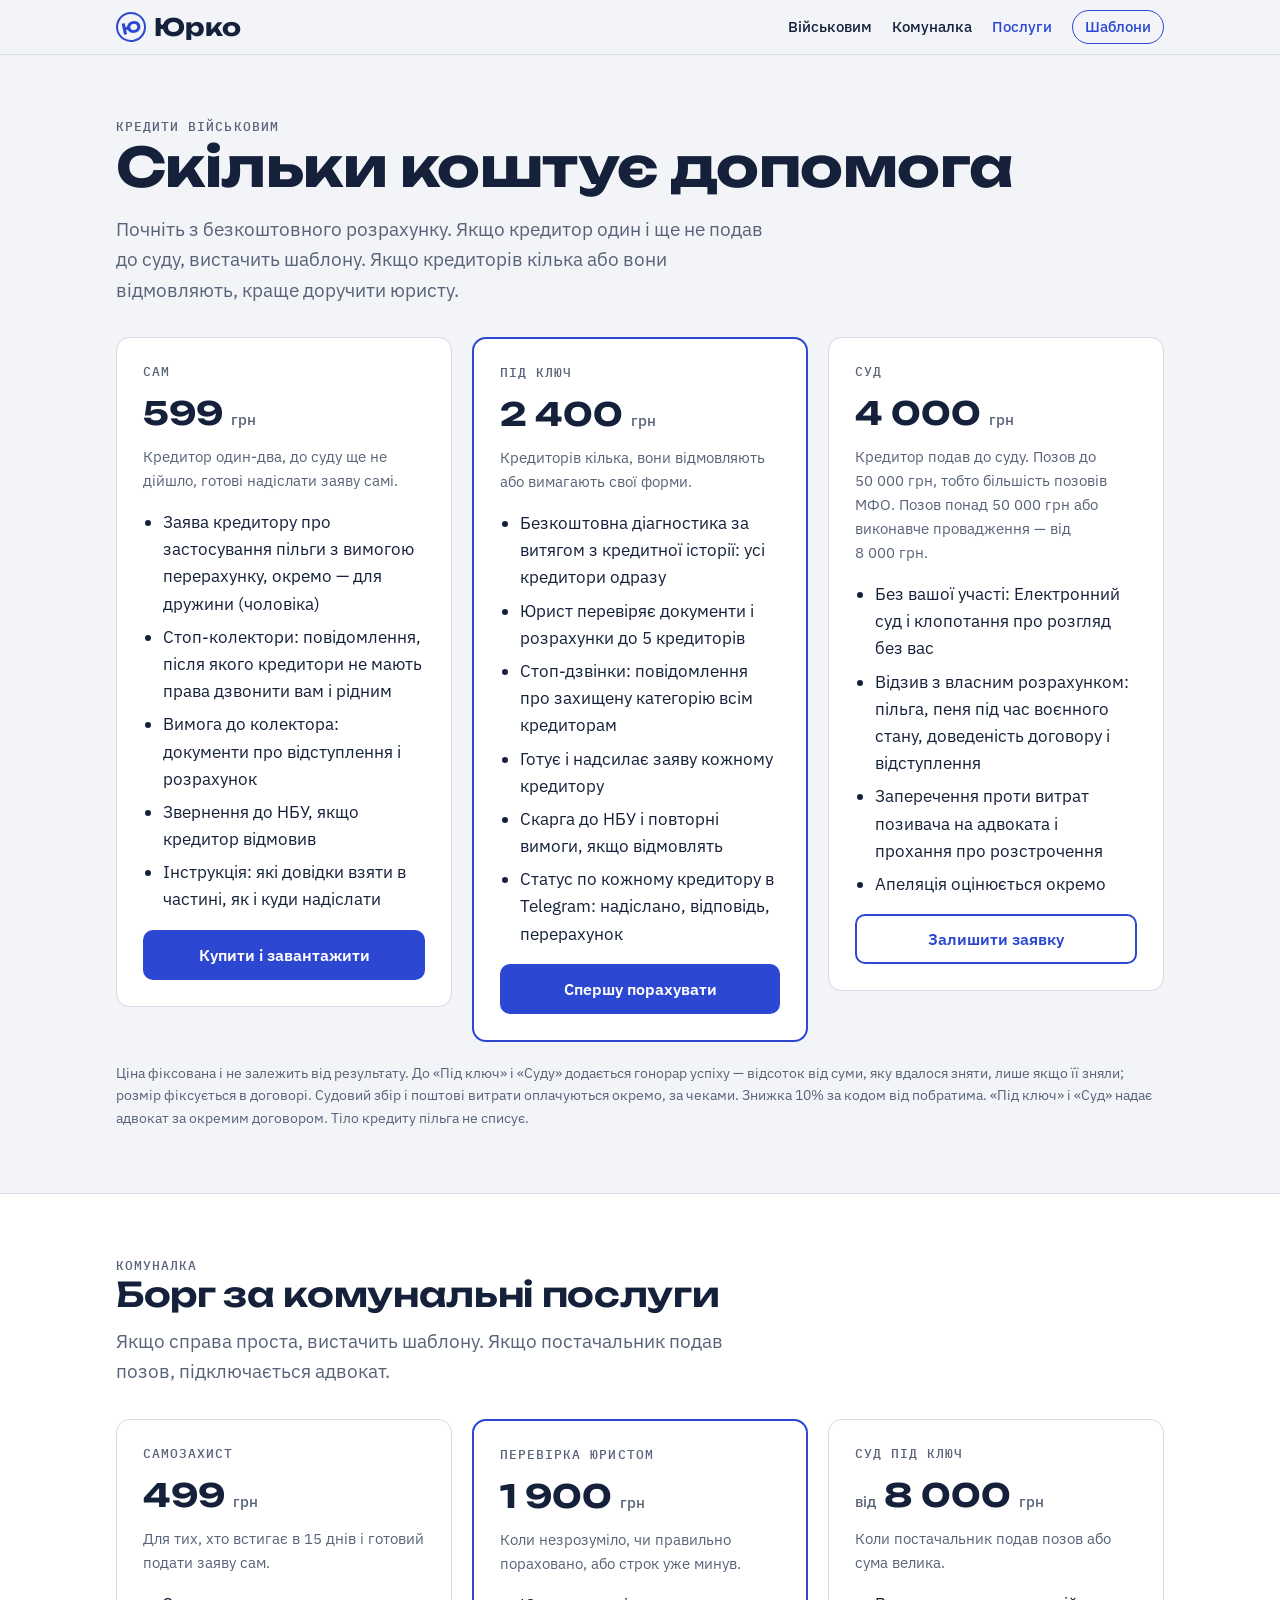
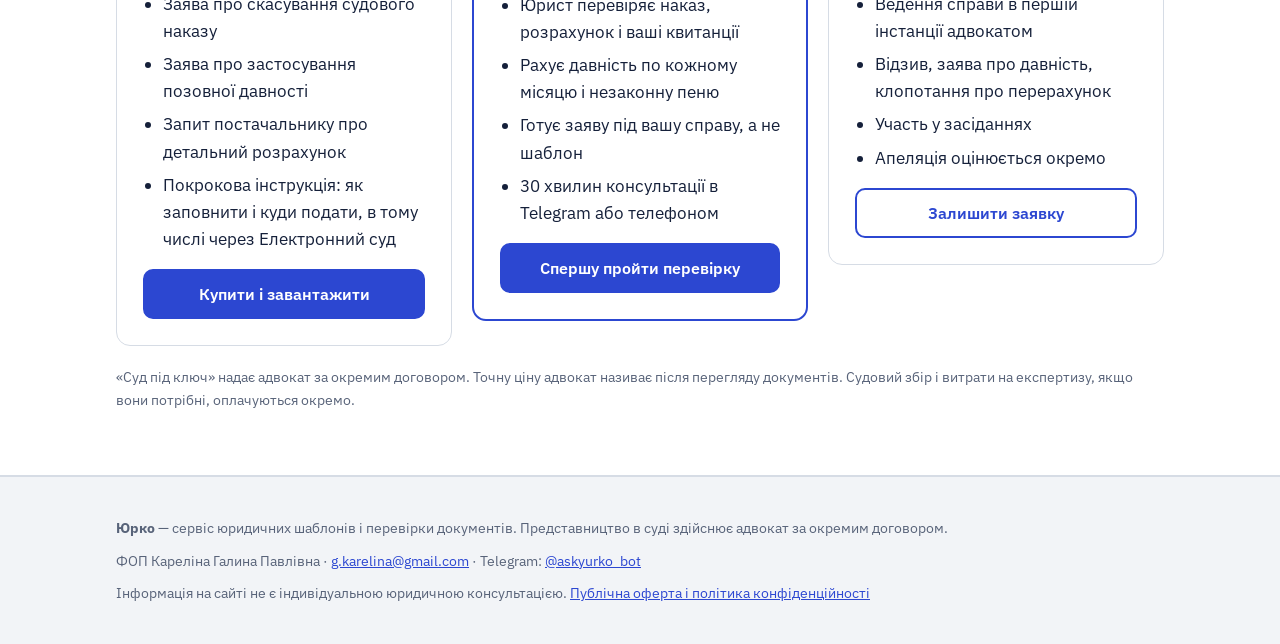
<file: poslugy.html>
<!doctype html>
<html lang="uk">
<head>
<meta charset="utf-8">
<meta name="viewport" content="width=device-width, initial-scale=1, viewport-fit=cover">
<title>Послуги Юрка</title>
<meta name="claude:viewport-fit-sides" content="cover">
<meta name="description" content="Три рівні допомоги з боргом за комуналку: шаблони для самозахисту, перевірка юристом, ведення справи адвокатом.">
<link rel="preconnect" href="https://fonts.googleapis.com">
<link rel="preconnect" href="https://fonts.gstatic.com" crossorigin>
<link rel="stylesheet" href="https://fonts.googleapis.com/css2?family=Unbounded:wght@500;600;700&family=IBM+Plex+Sans:wght@400;500;600&family=IBM+Plex+Mono:wght@400;500;600&display=swap&subset=cyrillic">
<link rel="stylesheet" href="assets/style.css">
</head>
<body>

<header class="top">
  <div class="wrap">
    <a class="logo" href="index.html"><span>Ю</span>Юрко</a>
    <nav class="nav" aria-label="Головне меню">
      <a href="index.html">Військовим</a>
      <a href="komunalka.html">Комуналка</a>
      <a href="poslugy.html" aria-current="page">Послуги</a>
      <a class="pill" href="magazyn.html">Шаблони</a>
    </nav>
  </div>
</header>

<main>
  <section id="vijsk">
    <div class="wrap">
      <p class="eyebrow">Кредити військовим</p>
      <h1>Скільки коштує допомога</h1>
      <p class="lead" style="margin-top:16px">Почніть з безкоштовного розрахунку. Якщо кредитор один і ще не подав до суду, вистачить шаблону. Якщо кредиторів кілька або вони відмовляють, краще доручити юристу.</p>

      <div class="plans">
        <div class="plan">
          <p class="eyebrow">Сам</p>
          <div class="price mono">599 <small>грн</small></div>
          <p class="who">Кредитор один-два, до суду ще не дійшло, готові надіслати заяву самі.</p>
          <ul>
            <li>Заява кредитору про застосування пільги з вимогою перерахунку, окремо — для дружини (чоловіка)</li>
            <li>Стоп-колектори: повідомлення, після якого кредитори не мають права дзвонити вам і рідним</li>
            <li>Вимога до колектора: документи про відступлення і розрахунок</li>
            <li>Звернення до НБУ, якщо кредитор відмовив</li>
            <li>Інструкція: які довідки взяти в частині, як і куди надіслати</li>
          </ul>
          <button class="btn" type="button" data-buy="pack-vijsk">Купити і завантажити</button>
        </div>

        <div class="plan main">
          <p class="eyebrow">Під ключ</p>
          <div class="price mono">2 400 <small>грн</small></div>
          <p class="who">Кредиторів кілька, вони відмовляють або вимагають свої форми.</p>
          <ul>
            <li>Безкоштовна діагностика за витягом з кредитної історії: усі кредитори одразу</li>
            <li>Юрист перевіряє документи і розрахунки до 5 кредиторів</li>
            <li>Стоп-дзвінки: повідомлення про захищену категорію всім кредиторам</li>
            <li>Готує і надсилає заяву кожному кредитору</li>
            <li>Скарга до НБУ і повторні вимоги, якщо відмовлять</li>
            <li>Статус по кожному кредитору в Telegram: надіслано, відповідь, перерахунок</li>
          </ul>
          <a class="btn" href="index.html#perevirka">Спершу порахувати</a>
        </div>

        <div class="plan">
          <p class="eyebrow">Суд</p>
          <div class="price mono">4 000 <small>грн</small></div>
          <p class="who">Кредитор подав до суду. Позов до 50&nbsp;000&nbsp;грн, тобто більшість позовів МФО. Позов понад 50&nbsp;000&nbsp;грн або виконавче провадження — від 8&nbsp;000&nbsp;грн.</p>
          <ul>
            <li>Без вашої участі: Електронний суд і клопотання про розгляд без вас</li>
            <li>Відзив з власним розрахунком: пільга, пеня під час воєнного стану, доведеність договору і відступлення</li>
            <li>Заперечення проти витрат позивача на адвоката і прохання про розстрочення</li>
            <li>Апеляція оцінюється окремо</li>
          </ul>
          <a class="btn ghost" href="index.html#perevirka">Залишити заявку</a>
        </div>
      </div>
      <p class="note" style="margin-top:20px">Ціна фіксована і не залежить від результату. До «Під ключ» і «Суду» додається гонорар успіху — відсоток від суми, яку вдалося зняти, лише якщо її зняли; розмір фіксується в договорі. Судовий збір і поштові витрати оплачуються окремо, за чеками. Знижка 10% за кодом від побратима. «Під ключ» і «Суд» надає адвокат за окремим договором. Тіло кредиту пільга не списує.</p>
    </div>
  </section>

  <section class="band" id="komunalka">
    <div class="wrap">
      <p class="eyebrow">Комуналка</p>
      <h2>Борг за комунальні послуги</h2>
      <p class="lead" style="margin-top:12px">Якщо справа проста, вистачить шаблону. Якщо постачальник подав позов, підключається адвокат.</p>

      <div class="plans">
        <div class="plan">
          <p class="eyebrow">Самозахист</p>
          <div class="price mono">499 <small>грн</small></div>
          <p class="who">Для тих, хто встигає в 15 днів і готовий подати заяву сам.</p>
          <ul>
            <li>Заява про скасування судового наказу</li>
            <li>Заява про застосування позовної давності</li>
            <li>Запит постачальнику про детальний розрахунок</li>
            <li>Покрокова інструкція: як заповнити і куди подати, в тому числі через Електронний суд</li>
          </ul>
          <button class="btn" type="button" data-buy="pack-samozahyst">Купити і завантажити</button>
        </div>

        <div class="plan main">
          <p class="eyebrow">Перевірка юристом</p>
          <div class="price mono">1 900 <small>грн</small></div>
          <p class="who">Коли незрозуміло, чи правильно пораховано, або строк уже минув.</p>
          <ul>
            <li>Юрист перевіряє наказ, розрахунок і ваші квитанції</li>
            <li>Рахує давність по кожному місяцю і незаконну пеню</li>
            <li>Готує заяву під вашу справу, а не шаблон</li>
            <li>30 хвилин консультації в Telegram або телефоном</li>
          </ul>
          <a class="btn" href="komunalka.html#perevirka">Спершу пройти перевірку</a>
        </div>

        <div class="plan">
          <p class="eyebrow">Суд під ключ</p>
          <div class="price mono"><small>від</small> 8 000 <small>грн</small></div>
          <p class="who">Коли постачальник подав позов або сума велика.</p>
          <ul>
            <li>Ведення справи в першій інстанції адвокатом</li>
            <li>Відзив, заява про давність, клопотання про перерахунок</li>
            <li>Участь у засіданнях</li>
            <li>Апеляція оцінюється окремо</li>
          </ul>
          <a class="btn ghost" href="komunalka.html#perevirka">Залишити заявку</a>
        </div>
      </div>
      <p class="note" style="margin-top:20px">«Суд під ключ» надає адвокат за окремим договором. Точну ціну адвокат називає після перегляду документів. Судовий збір і витрати на експертизу, якщо вони потрібні, оплачуються окремо.</p>
    </div>
  </section>
</main>

<footer>
  <div class="wrap">
    <p><b>Юрко</b> — сервіс юридичних шаблонів і перевірки документів. Представництво в суді здійснює адвокат за окремим договором.</p>
    <p>ФОП Кареліна Галина Павлівна · <a href="mailto:g.karelina@gmail.com">g.karelina@gmail.com</a> · Telegram: <a href="https://t.me/askyurko_bot">@askyurko_bot</a></p>
    <p>Інформація на сайті не є індивідуальною юридичною консультацією. <a href="oferta.html">Публічна оферта і політика конфіденційності</a></p>
  </div>
</footer>

<script src="assets/app.js"></script>
</body>
</html>
</file>
<file: assets/style.css>
/* Юрко · спільні стилі
   Layout: стрічка «документа» — вузька колонка тексту, широкі смуги для квізу і пакетів. */
:root {
  --paper: #F2F4F7;
  --card: #FFFFFF;
  --ink: #15203A;
  --muted: #586379;
  --line: #D6DCE5;
  --stamp: #2C47D1;
  --stamp-soft: #E3E8FC;
  --on-stamp: #FFFFFF;
  --ok: #1D7549;
  --ok-soft: #DDF1E6;
  --warn: #A85A12;
  --warn-soft: #FBEBDB;
  --f-display: "Unbounded", "Arial Black", system-ui, sans-serif;
  --f-body: "IBM Plex Sans", "Segoe UI", system-ui, sans-serif;
  --f-mono: "IBM Plex Mono", ui-monospace, "Consolas", monospace;
  --r: 10px;
  --wrap: 1080px;
}
@media (prefers-color-scheme: dark) {
  :root:not([data-theme="light"]) {
    --paper: #0E1421; --card: #161E2F; --ink: #E7EBF3; --muted: #9AA5B9; --line: #283350;
    --stamp: #8297FF; --stamp-soft: #1F2A55; --on-stamp: #0E1421; --ok: #55C792; --ok-soft: #12352A;
    --warn: #EBA160; --warn-soft: #3A2817; color-scheme: dark;
  }
}
:root[data-theme="dark"] {
  --paper: #0E1421; --card: #161E2F; --ink: #E7EBF3; --muted: #9AA5B9; --line: #283350;
  --stamp: #8297FF; --stamp-soft: #1F2A55; --on-stamp: #0E1421; --ok: #55C792; --ok-soft: #12352A;
  --warn: #EBA160; --warn-soft: #3A2817; color-scheme: dark;
}

* { box-sizing: border-box; }
body {
  margin: 0; background: var(--paper); color: var(--ink);
  font: 400 17px/1.6 var(--f-body);
  -webkit-font-smoothing: antialiased;
}
a { color: var(--stamp); }
h1, h2, h3 { font-family: var(--f-display); line-height: 1.15; text-wrap: balance; margin: 0; letter-spacing: -0.01em; }
h1 { font-size: clamp(30px, 5.4vw, 54px); font-weight: 700; }
h2 { font-size: clamp(24px, 3.4vw, 34px); font-weight: 600; }
h3 { font-size: 18px; font-weight: 600; }
p { margin: 0; }
.mono { font-family: var(--f-mono); font-variant-numeric: tabular-nums; }
.eyebrow { font: 500 13px/1.3 var(--f-mono); letter-spacing: 0.08em; text-transform: uppercase; color: var(--muted); }
.lead { font-size: 19px; color: var(--muted); max-width: 60ch; }

.wrap {
  max-width: var(--wrap); margin: 0 auto;
  padding-left: max(16px, env(safe-area-inset-left, 0px));
  padding-right: max(16px, env(safe-area-inset-right, 0px));
}
section { padding-block: 64px; }
.band { background: var(--card); border-block: 1px solid var(--line); }

/* Header */
.top { position: sticky; top: env(safe-area-inset-top, 0px); z-index: 10; background: var(--paper); border-bottom: 1px solid var(--line); }
.top .wrap { display: flex; align-items: center; gap: 24px; padding-block: 12px; flex-wrap: wrap; }
.logo { font: 700 24px/1 var(--f-display); color: var(--ink); text-decoration: none; display: flex; align-items: center; gap: 8px; }
.logo span { display: inline-grid; place-items: center; width: 30px; height: 30px; border: 2px solid var(--stamp); border-radius: 50%; color: var(--stamp); font-size: 15px; transform: rotate(-12deg); }
.nav { display: flex; gap: 20px; margin-left: auto; flex-wrap: wrap; }
.nav a { color: var(--ink); text-decoration: none; font-weight: 500; font-size: 15px; }
.nav a[aria-current="page"], .nav a:hover { color: var(--stamp); }
.nav a.pill { border: 1.5px solid var(--stamp); color: var(--stamp); border-radius: 999px; padding: 4px 12px; margin: -5px 0; }
.hero .note { margin-top: -8px; }

/* Buttons */
.btn {
  display: inline-flex; align-items: center; justify-content: center; gap: 8px;
  font: 600 16px/1 var(--f-body); padding: 15px 22px; border-radius: var(--r);
  border: 2px solid var(--stamp); background: var(--stamp); color: var(--on-stamp); cursor: pointer; text-decoration: none;
}
.btn:hover { filter: brightness(1.08); }
.btn.ghost { background: transparent; color: var(--stamp); }
.btn:focus-visible, input:focus-visible, select:focus-visible, textarea:focus-visible, .opt:focus-visible { outline: 3px solid var(--stamp); outline-offset: 2px; }
.btn[disabled] { opacity: .45; cursor: not-allowed; }

/* Hero */
.hero .wrap { display: grid; grid-template-columns: 1.2fr 0.8fr; gap: 48px; align-items: center; padding-block: 56px 64px; }
.hero .copy { display: grid; gap: 22px; min-width: 0; }
.hero .actions { display: flex; gap: 12px; flex-wrap: wrap; }
.doc {
  position: relative; background: var(--card); border: 1px solid var(--line); border-radius: 4px;
  padding: 26px 24px 30px; font: 14px/1.55 var(--f-mono); color: var(--muted);
  box-shadow: 0 18px 40px -24px rgba(21, 32, 58, .35); transform: rotate(1.5deg);
}
.doc b { color: var(--ink); font-weight: 600; }
.doc s { color: var(--warn); text-decoration-thickness: 2px; }
.doc .t { text-align: center; color: var(--ink); font-weight: 600; letter-spacing: .14em; margin-bottom: 14px; }
.doc .ln { height: 8px; background: var(--line); border-radius: 4px; margin: 9px 0; }
.stamp {
  position: absolute; right: 14px; bottom: -18px; transform: rotate(-11deg);
  border: 3px double var(--stamp); color: var(--stamp); border-radius: 8px; padding: 8px 12px;
  font: 700 13px/1.15 var(--f-display); text-align: center; background: var(--card);
  animation: stamp .5s cubic-bezier(.2,1.6,.4,1) .4s both;
}
@keyframes stamp { from { transform: rotate(-11deg) scale(1.6); opacity: .3; } to { transform: rotate(-11deg) scale(1); opacity: 1; } }
@media (prefers-reduced-motion: reduce) { .stamp { animation: none; } }

/* Facts row */
.facts { display: grid; grid-template-columns: repeat(3, 1fr); gap: 1px; background: var(--line); border: 1px solid var(--line); border-radius: var(--r); overflow: hidden; }
.facts > div { background: var(--card); padding: 22px; display: grid; gap: 6px; align-content: start; }
.facts .n { font: 700 34px/1 var(--f-display); color: var(--stamp); }
.facts p { color: var(--muted); font-size: 15px; }

/* Steps */
.steps { display: grid; grid-template-columns: repeat(3, 1fr); gap: 28px; margin-top: 32px; }
.steps > div { display: grid; gap: 8px; align-content: start; }
.steps .k { font: 600 14px var(--f-mono); color: var(--stamp); }
.steps p { color: var(--muted); }

/* Quiz */
.quiz { display: grid; grid-template-columns: 0.8fr 1.2fr; gap: 48px; }
.quiz .intro { display: grid; gap: 16px; align-content: start; }
.panel { background: var(--paper); border: 1px solid var(--line); border-radius: 14px; padding: 28px; min-width: 0; }
.progress { display: flex; gap: 6px; margin-bottom: 22px; }
.progress i { flex: 1; height: 4px; border-radius: 2px; background: var(--line); }
.progress i.on { background: var(--stamp); }
.q { display: grid; gap: 16px; }
.q legend, .q .qt { font: 600 20px/1.3 var(--f-display); padding: 0; margin-bottom: 4px; }
.q .hint { color: var(--muted); font-size: 15px; }
.opts { display: grid; gap: 10px; }
.opt {
  display: flex; align-items: center; gap: 12px; padding: 14px 16px; border: 1.5px solid var(--line); border-radius: var(--r);
  background: var(--card); cursor: pointer; font-size: 16px; text-align: left; color: var(--ink); font-family: var(--f-body); width: 100%;
}
.opt:hover { border-color: var(--stamp); }
.opt[aria-pressed="true"] { border-color: var(--stamp); background: var(--stamp-soft); }
.opt .dot { width: 18px; height: 18px; border-radius: 50%; border: 2px solid var(--line); flex: none; }
.opt[aria-pressed="true"] .dot { border-color: var(--stamp); background: radial-gradient(var(--stamp) 45%, transparent 50%); }
.row { display: flex; gap: 12px; flex-wrap: wrap; }
.row > label { flex: 1 1 160px; display: grid; gap: 6px; font-size: 14px; color: var(--muted); min-width: 0; }
input, select, textarea {
  font: 16px var(--f-body); padding: 12px 14px; border-radius: var(--r); border: 1.5px solid var(--line);
  background: var(--card); color: var(--ink); width: 100%;
}
.my { border: 0; padding: 0; margin: 0; min-width: 0; display: grid; gap: 8px; }
.my legend { font-size: 14px; color: var(--muted); padding: 0; margin-bottom: 6px; }
.qnav { display: flex; justify-content: space-between; gap: 12px; margin-top: 24px; }

/* Result */
.res { display: grid; gap: 20px; }
.verdict { display: grid; gap: 12px; }
.chip { display: inline-flex; gap: 6px; align-items: center; font: 600 13px/1 var(--f-mono); padding: 7px 10px; border-radius: 999px; text-transform: uppercase; letter-spacing: .05em; width: fit-content; }
.chip.ok { background: var(--ok-soft); color: var(--ok); }
.chip.warn { background: var(--warn-soft); color: var(--warn); }
.chip.info { background: var(--stamp-soft); color: var(--stamp); }
.card { background: var(--card); border: 1px solid var(--line); border-radius: var(--r); padding: 18px; display: grid; gap: 8px; }
.card .big { font: 700 28px/1.1 var(--f-display); }
.strip { display: grid; grid-template-columns: repeat(12, minmax(0, 1fr)); gap: 3px; }
.strip i { height: 18px; border-radius: 3px; background: var(--line); }
.strip i.x { background: var(--ok); }
.strip i.w { background: var(--warn); opacity: .55; }
.yrs { display: grid; gap: 4px; }
.yrs .yr { display: grid; grid-template-columns: 44px 1fr; gap: 8px; align-items: center; font: 12px var(--f-mono); color: var(--muted); }
.legend { display: flex; gap: 16px; flex-wrap: wrap; font-size: 13px; color: var(--muted); }
.legend b { display: inline-block; width: 12px; height: 12px; border-radius: 3px; vertical-align: -1px; margin-right: 6px; }
.note { font-size: 14px; color: var(--muted); }
.flags { display: grid; gap: 8px; padding: 0; margin: 0; list-style: none; }
.flags li { padding-left: 18px; position: relative; font-size: 15px; }
.flags li::before { content: "!"; position: absolute; left: 0; font-weight: 700; color: var(--warn); }

/* Packages */
.plans { display: grid; grid-template-columns: repeat(3, 1fr); gap: 20px; margin-top: 32px; align-items: start; }
.plan { background: var(--card); border: 1px solid var(--line); border-radius: 14px; padding: 26px; display: grid; gap: 16px; min-width: 0; }
.plan.main { border: 2px solid var(--stamp); }
.plan .price { font: 700 32px/1 var(--f-display); }
.plan .price small { font: 500 15px var(--f-body); color: var(--muted); }
.plan ul { margin: 0; padding-left: 20px; display: grid; gap: 6px; }
.plan .who { color: var(--muted); font-size: 15px; }

/* Shop */
.shop { display: grid; gap: 12px; margin-top: 28px; }
.item { display: grid; grid-template-columns: 1fr auto auto; gap: 20px; align-items: center; background: var(--card); border: 1px solid var(--line); border-radius: var(--r); padding: 18px 20px; }
.item > div { min-width: 0; display: grid; gap: 4px; }
.item p { color: var(--muted); font-size: 15px; }
.item .pr { font: 700 20px var(--f-display); white-space: nowrap; }
.item .law { font: 12px var(--f-mono); color: var(--stamp); }

/* FAQ */
details { border-bottom: 1px solid var(--line); padding-block: 16px; }
summary { cursor: pointer; font-weight: 600; font-size: 18px; }
details p { color: var(--muted); margin-top: 10px; max-width: 70ch; }

/* Forms / toast */
.form { display: grid; gap: 12px; }
.msg { padding: 14px 16px; border-radius: var(--r); font-size: 15px; }
.msg.ok { background: var(--ok-soft); color: var(--ok); }
.msg.warn { background: var(--warn-soft); color: var(--warn); }

/* Footer */
footer { padding-block: 40px; border-top: 1px solid var(--line); color: var(--muted); font-size: 14px; }
footer .wrap { display: grid; gap: 10px; }
.prose { max-width: 72ch; display: grid; gap: 14px; }
.prose h2 { font-size: 22px; margin-top: 18px; }

@media (max-width: 860px) {
  .hero .wrap, .quiz { grid-template-columns: 1fr; gap: 32px; }
  .plans, .steps, .facts { grid-template-columns: 1fr; }
  .doc { transform: none; }
  section { padding-block: 44px; }
  .item { grid-template-columns: 1fr auto; }
  .item .btn { grid-column: 1 / -1; }
}
@media (max-width: 480px) {
  .nav { margin-left: 0; gap: 10px; flex-wrap: nowrap; }
  .nav a { font-size: 14px; }
  .nav a.pill { padding: 3px 9px; }
  .panel { padding: 20px; }
}

/* Персональний план після квізу */
.plan-card { border: 2px solid var(--stamp); }
.steps-list { margin: 4px 0 0; padding-left: 22px; display: grid; gap: 10px; }
.offer { display: grid; gap: 8px; background: var(--stamp-soft); border-radius: var(--r); padding: 14px 16px; margin-top: 6px; }
.offer .btn { justify-self: start; }
.offer s { color: var(--muted); }
</file>
